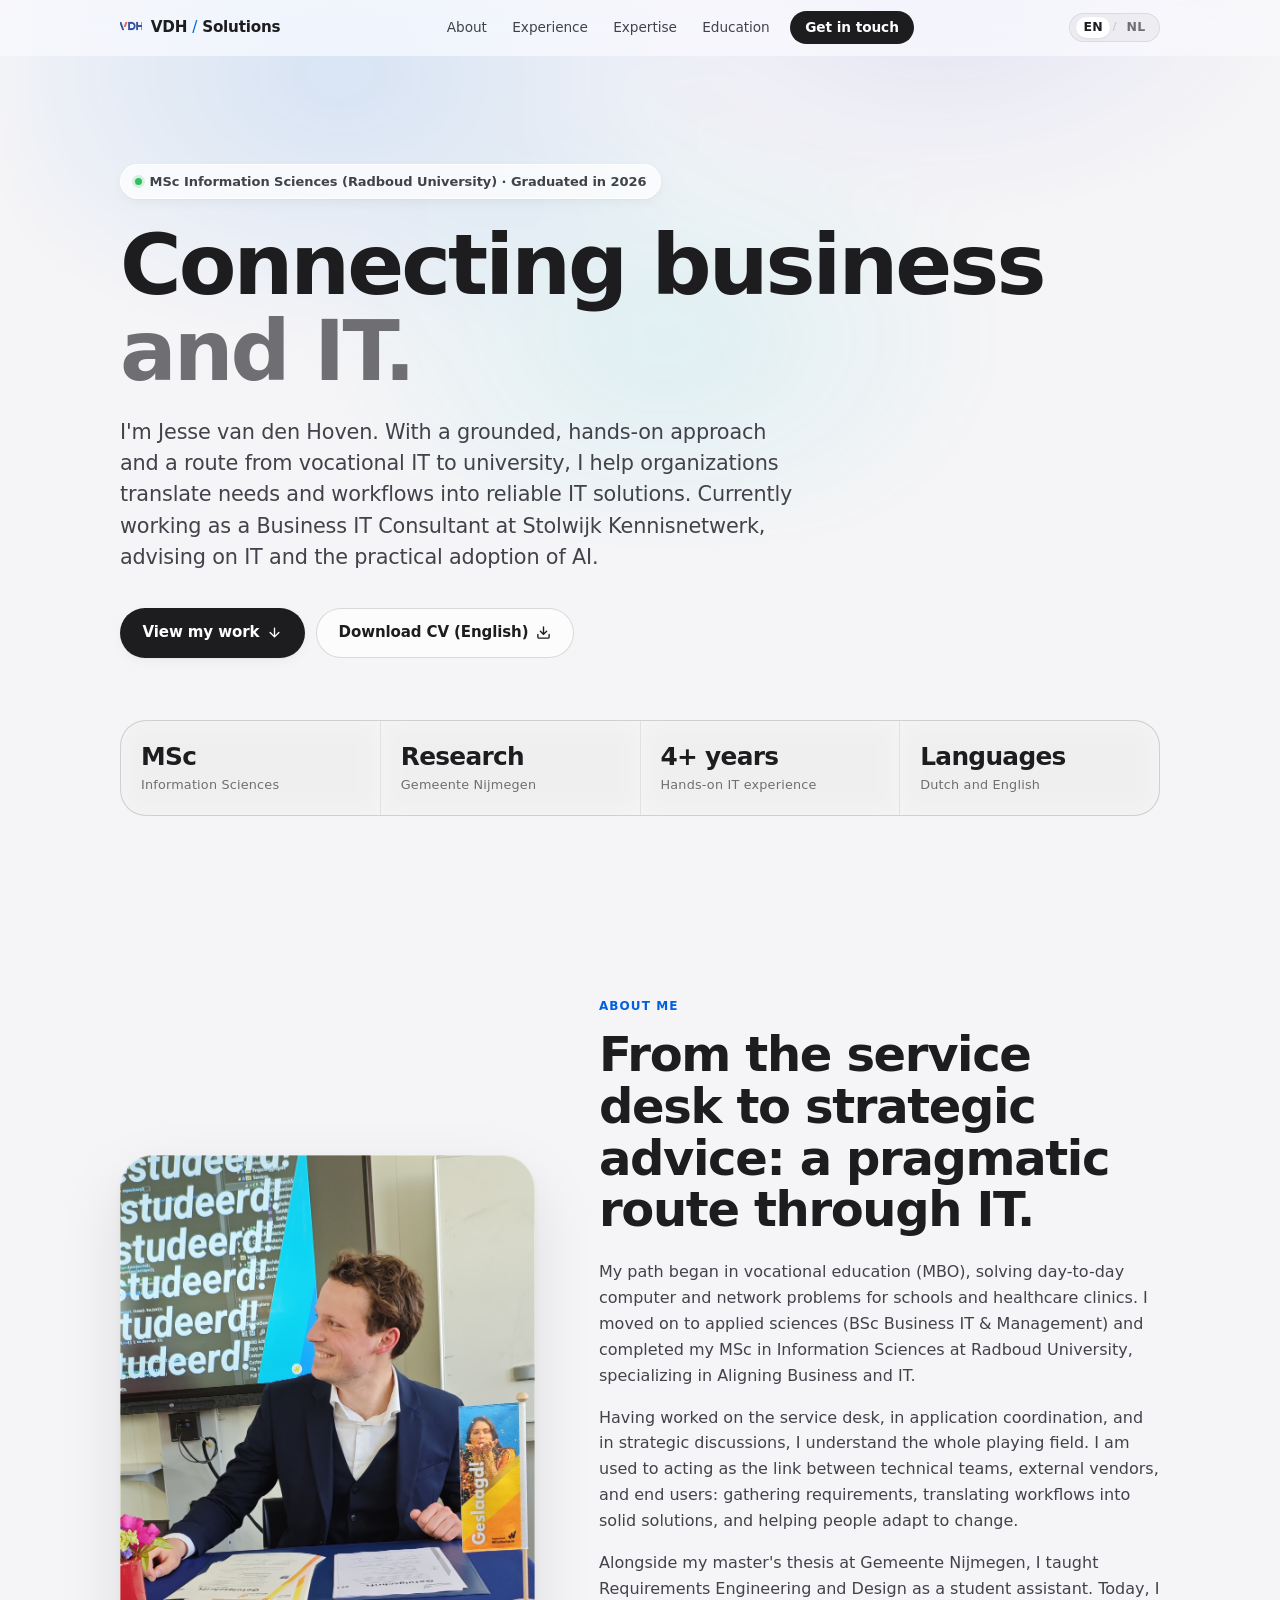
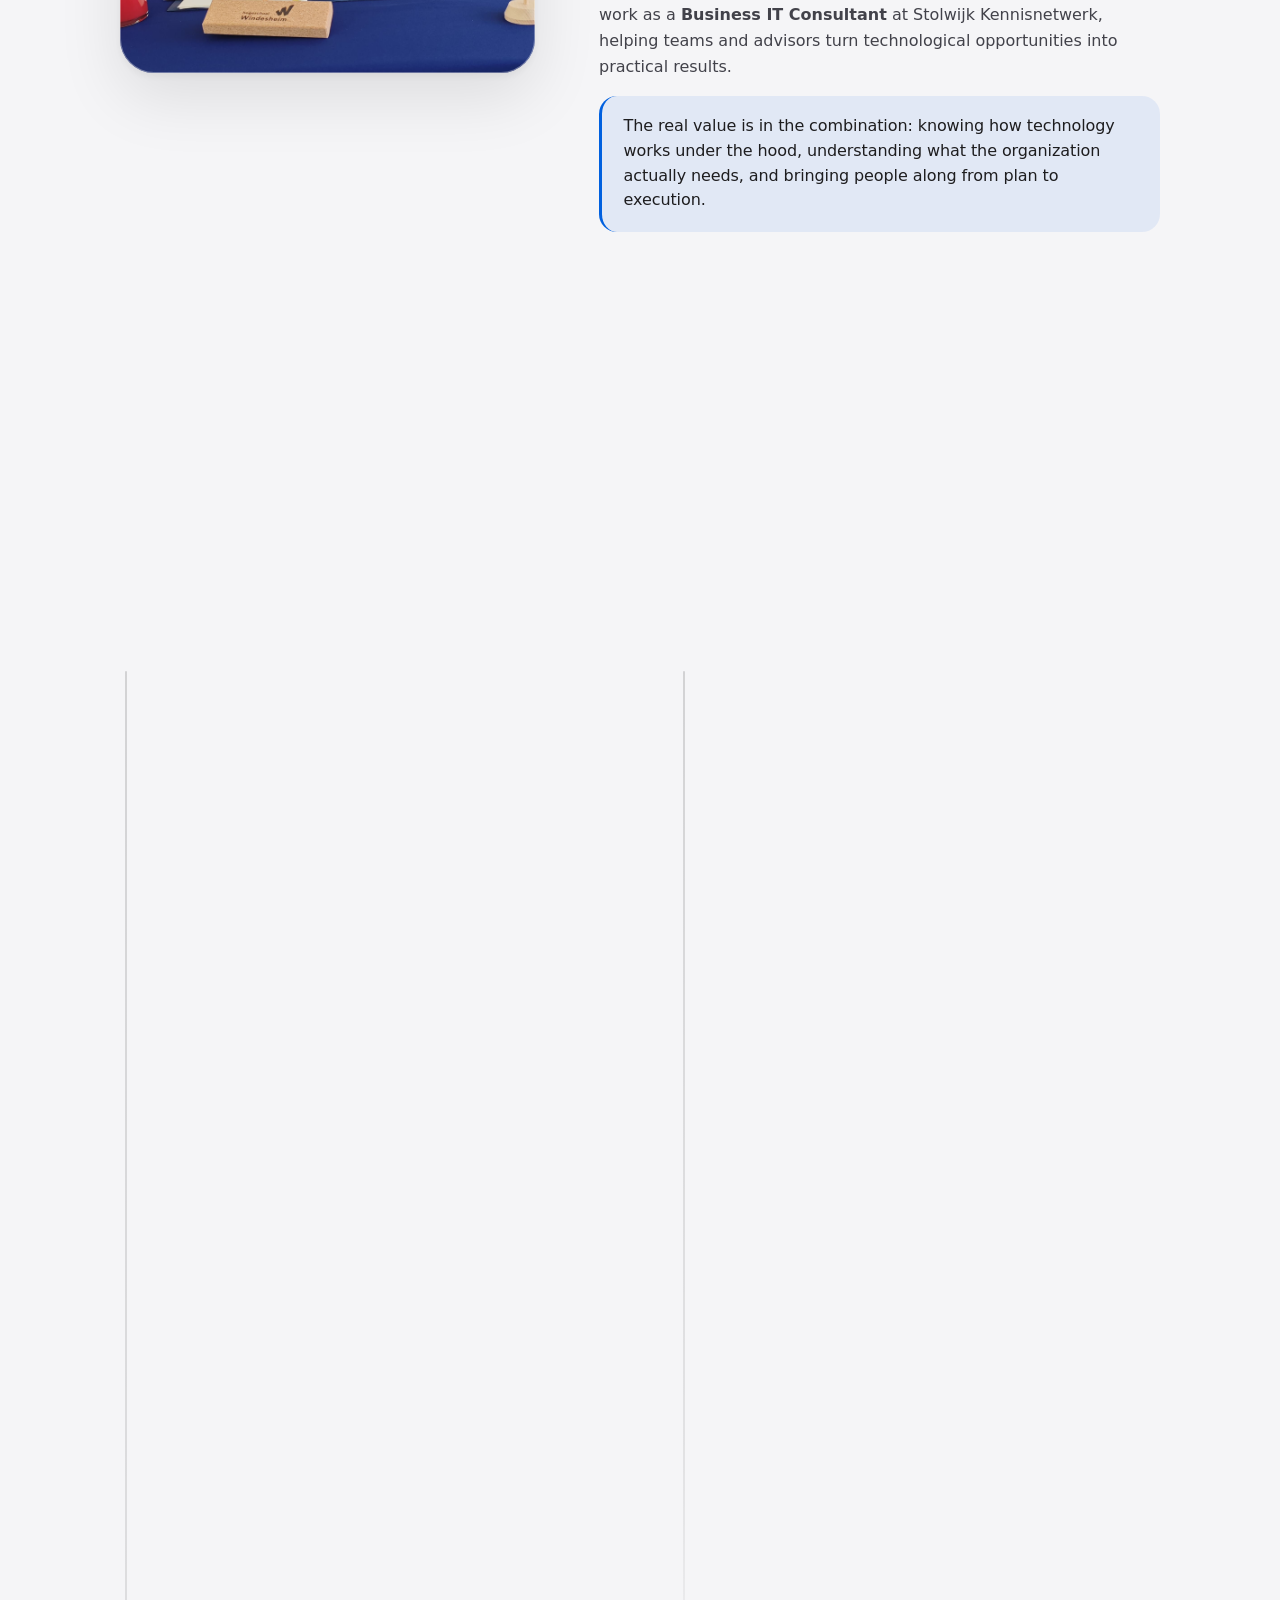
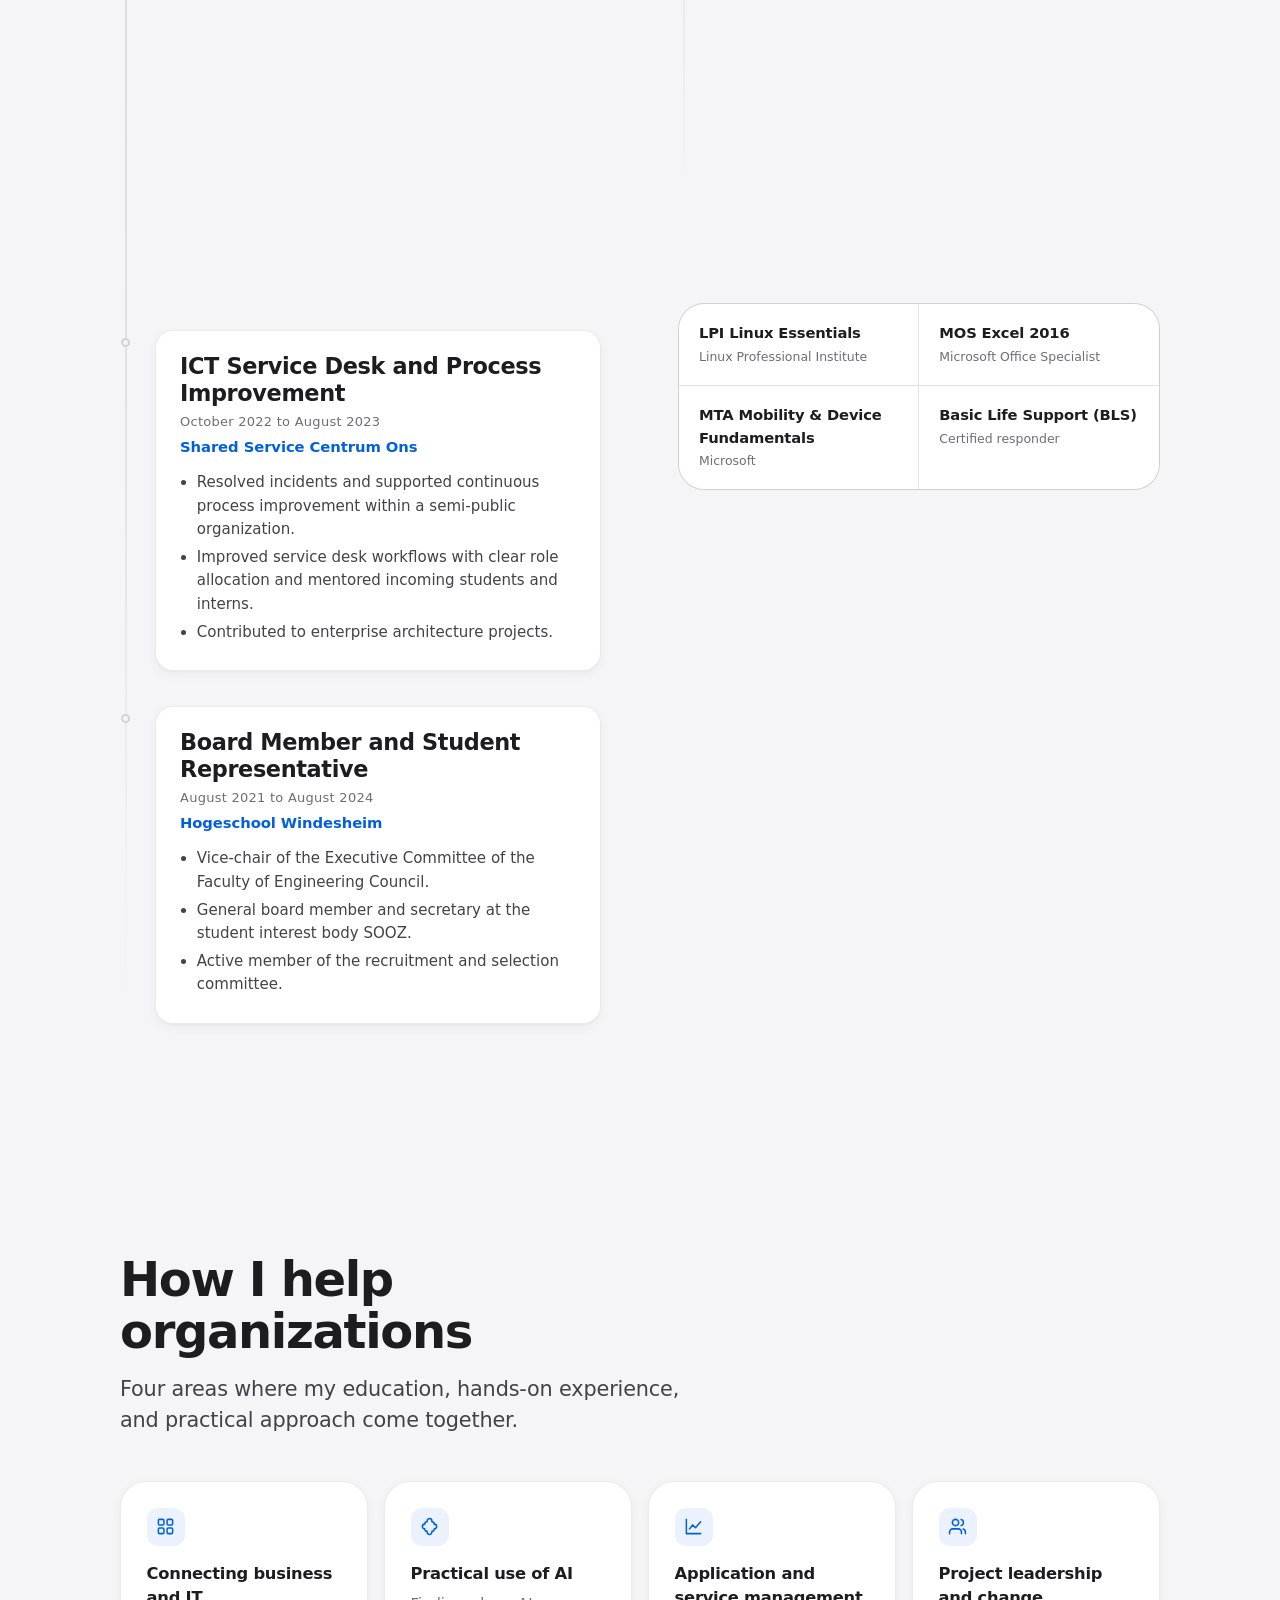
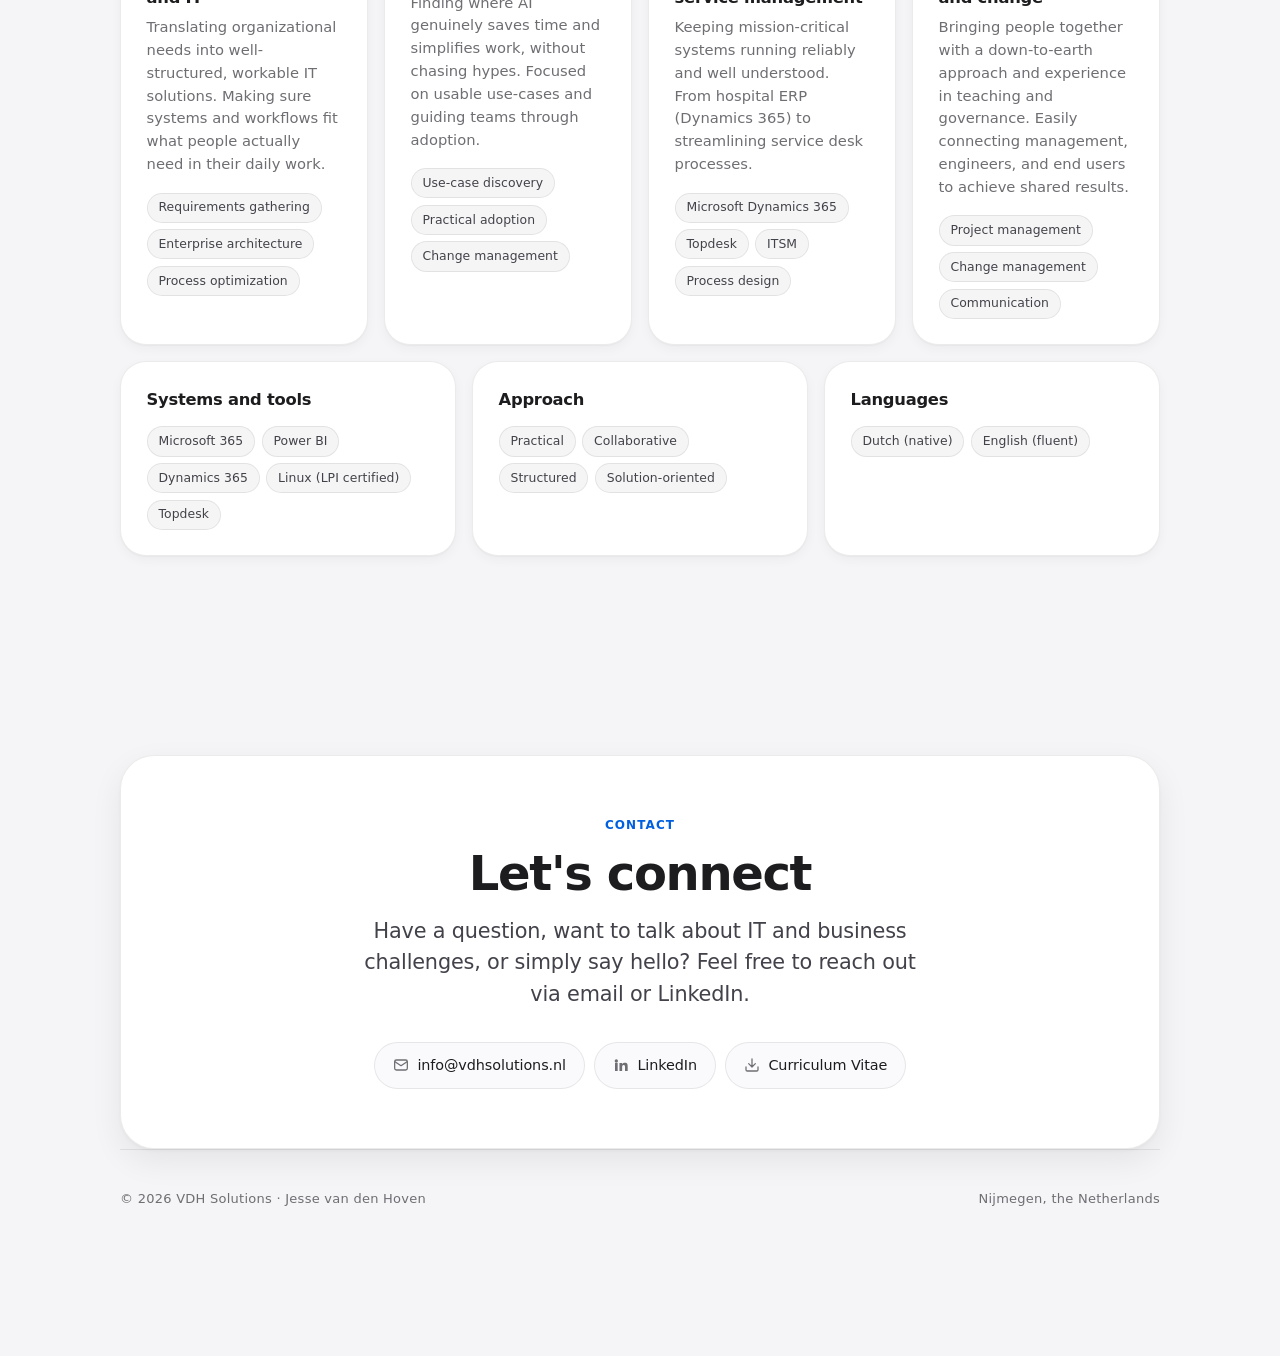
<file: index.html>
<!DOCTYPE html>
<html lang="en">
<head>
<meta charset="UTF-8">
<meta name="viewport" content="width=device-width, initial-scale=1, viewport-fit=cover">
<title>Jesse van den Hoven | Business IT Consultant | VDH Solutions</title>
<meta name="description" content="Jesse van den Hoven: Business IT Consultant and MSc Information Sciences (Radboud University). Connecting people, business, and technology. Based in Nijmegen, the Netherlands.">
<link rel="canonical" href="https://vdhsolutions.nl/">
<link rel="alternate" hreflang="en" href="https://vdhsolutions.nl/">
<link rel="alternate" hreflang="nl" href="https://vdhsolutions.nl/nl/">
<link rel="alternate" hreflang="x-default" href="https://vdhsolutions.nl/">
<meta name="robots" content="index, follow, max-image-preview:large, max-snippet:-1">
<meta name="author" content="Jesse van den Hoven">
<link rel="icon" href="/logo.png">

<meta property="og:type" content="profile">
<meta property="og:url" content="https://vdhsolutions.nl/">
<meta property="og:site_name" content="VDH Solutions">
<meta property="og:locale" content="en_GB">
<meta property="og:title" content="Jesse van den Hoven | Business IT Consultant">
<meta property="og:description" content="Connecting people, business, and technology. Based in Nijmegen, the Netherlands.">
<meta property="og:image" content="https://vdhsolutions.nl/foto.jpeg">
<meta name="twitter:card" content="summary_large_image">
<meta name="twitter:title" content="Jesse van den Hoven | Business IT Consultant">
<meta name="twitter:description" content="Connecting people, business, and technology.">
<meta name="twitter:image" content="https://vdhsolutions.nl/foto.jpeg">

<script>
(() => {
  const pref = localStorage.getItem('preferred_lang');
  if (pref === 'nl' || (!pref && navigator.language && navigator.language.toLowerCase().startsWith('nl'))) {
    if (window.location.pathname === '/' || window.location.pathname === '/index.html') {
      window.location.replace('/nl/' + window.location.hash);
    }
  }
})();
</script>

<script type="application/ld+json">
{
  "@context": "https://schema.org",
  "@type": "Person",
  "name": "Jesse van den Hoven",
  "url": "https://vdhsolutions.nl/",
  "image": "https://vdhsolutions.nl/foto.jpeg",
  "email": "mailto:info@vdhsolutions.nl",
  "jobTitle": "Business IT Consultant",
  "description": "Business IT Consultant and MSc Information Sciences (Aligning Business and IT). Specializing in connecting people, business, and technology, process optimization, and practical AI adoption.",
  "address": {
    "@type": "PostalAddress",
    "addressLocality": "Nijmegen",
    "addressCountry": "NL"
  },
  "alumniOf": [
    { "@type": "CollegeOrUniversity", "name": "Radboud University" },
    { "@type": "CollegeOrUniversity", "name": "Hogeschool Windesheim" },
    { "@type": "CollegeOrUniversity", "name": "Universidad de Zaragoza" }
  ],
  "knowsLanguage": ["nl", "en"],
  "knowsAbout": [
    "Business and IT alignment",
    "Enterprise architecture",
    "Requirements engineering",
    "Application management",
    "Microsoft Dynamics 365",
    "AI adoption"
  ],
  "sameAs": ["https://www.linkedin.com/in/hvdjesse"]
}
</script>
<style>
/* ============================================================
   Tokens
   ============================================================ */
:root{
  --canvas:#f5f5f7;
  --surface:#ffffff;
  --surface-2:#fafafc;
  --ink:#1d1d1f;
  --ink-2:#42424a;
  --ink-3:#6e6e73;
  --hairline:rgba(0,0,0,.08);
  --hairline-strong:rgba(0,0,0,.14);
  --accent:#0060df;
  --accent-soft:rgba(0,96,223,.08);
  --shadow-s:0 1px 2px rgba(0,0,0,.04), 0 4px 12px rgba(0,0,0,.04);
  --shadow-m:0 2px 4px rgba(0,0,0,.04), 0 12px 32px rgba(0,0,0,.07);
  --shadow-l:0 4px 8px rgba(0,0,0,.05), 0 24px 64px rgba(0,0,0,.10);
  --r-s:12px;  --r-m:18px;  --r-l:26px;  --r-xl:34px;
  --gut:clamp(1.25rem, 4vw, 2.5rem);
  --maxw:1120px;
  --nav-h:56px;
}

*,*::before,*::after{box-sizing:border-box}
html{-webkit-text-size-adjust:100%; scroll-behavior:smooth; scroll-padding-top:calc(var(--nav-h) + 1.5rem)}
body{
  margin:0;
  background:var(--canvas);
  color:var(--ink);
  font:100%/1.5 -apple-system, BlinkMacSystemFont, "SF Pro Text", "Segoe UI", system-ui, Roboto, Helvetica, Arial, sans-serif;
  font-optical-sizing:auto;
  -webkit-font-smoothing:antialiased;
  overflow-x:hidden;
}
img{max-width:100%; display:block}
a{color:inherit; text-decoration:none}
::selection{background:rgba(0,96,223,.16)}

.wrap{width:100%; max-width:var(--maxw); margin-inline:auto; padding-inline:var(--gut)}

/* ============================================================
   Type scale
   ============================================================ */
.display{
  font-size:clamp(2.75rem, 8.5vw, 5.25rem);
  line-height:1.02;
  letter-spacing:-0.035em;
  font-weight:680;
  margin:0;
}
.h2{
  font-size:clamp(1.85rem, 4.6vw, 3rem);
  line-height:1.08;
  letter-spacing:-0.028em;
  font-weight:660;
  margin:0;
}
.h3{
  font-size:clamp(1.15rem, 2.3vw, 1.4rem);
  line-height:1.22;
  letter-spacing:-0.016em;
  font-weight:640;
  margin:0;
}
.lede{
  font-size:clamp(1.06rem, 2vw, 1.3rem);
  line-height:1.5;
  letter-spacing:-0.008em;
  color:var(--ink-2);
  margin:0;
}
.body{font-size:1rem; line-height:1.62; letter-spacing:0; color:var(--ink-2); margin:0}
.meta{
  font-size:.8125rem; line-height:1.4; letter-spacing:.02em;
  color:var(--ink-3); font-weight:520;
}
.eyebrow{
  font-size:.75rem; letter-spacing:.09em; text-transform:uppercase;
  font-weight:640; color:var(--accent); margin:0 0 .9rem;
}

/* ============================================================
   Nav
   ============================================================ */
.nav{
  position:fixed; inset:0 0 auto 0; z-index:100;
  height:var(--nav-h);
  background:rgba(250,250,252,.72);
  backdrop-filter:saturate(180%) blur(20px);
  -webkit-backdrop-filter:saturate(180%) blur(20px);
  border-bottom:1px solid transparent;
  transition:background 260ms ease, border-color 260ms ease;
}
.nav[data-scrolled="true"]{
  background:rgba(250,250,252,.82);
  border-bottom-color:var(--hairline);
}
.nav-in{
  height:100%; display:flex; align-items:center; justify-content:space-between; gap:1rem;
}
.brand{
  display:flex; align-items:center; gap:.55rem;
  font-size:.95rem; font-weight:640; letter-spacing:-.015em;
}
.brand .slash{color:var(--accent); font-weight:500}
.brand img{width:22px; height:22px; border-radius:6px; object-fit:cover}

.nav-links{
  display:flex; align-items:center; gap:.15rem;
  list-style:none; margin:0; padding:0;
}
.nav-links a{
  position:relative; display:block;
  padding:.42rem .72rem; border-radius:999px;
  font-size:.855rem; font-weight:520; letter-spacing:-.005em;
  color:var(--ink-2);
  transition:color 160ms ease, background-color 160ms ease;
}
.nav-links a:hover{color:var(--ink); background:rgba(0,0,0,.045)}
.nav-links a[aria-current="true"]{color:var(--ink); background:rgba(0,0,0,.055)}
.nav-cta{
  margin-left:.4rem; padding:.42rem .95rem !important;
  background:var(--ink) !important; color:#fff !important;
  font-weight:560 !important;
}
.nav-cta:hover{background:#000 !important}

.nav-right{
  display:flex; align-items:center; gap:.65rem;
}

.lang-switch{
  display:inline-flex; align-items:center; gap:.15rem;
  padding:.2rem .4rem; border-radius:999px;
  background:rgba(0,0,0,.04); border:1px solid var(--hairline);
  font-size:.78rem; font-weight:600; letter-spacing:.02em;
}
.lang-btn{
  display:inline-block; padding:.16rem .45rem; border-radius:999px;
  color:var(--ink-3); transition:all 160ms ease; text-decoration:none;
  cursor:pointer; line-height:1.2;
}
.lang-btn:hover:not(.active){color:var(--ink); background:rgba(0,0,0,.04)}
.lang-btn.active{
  color:var(--ink); background:var(--surface);
  box-shadow:0 1px 2px rgba(0,0,0,.08); font-weight:680; cursor:default;
}
.lang-sep{color:var(--hairline-strong); font-size:.7rem; user-select:none}

.burger{
  display:none; width:36px; height:36px; border:0; padding:0;
  background:rgba(0,0,0,.05); border-radius:10px; cursor:pointer;
  align-items:center; justify-content:center;
}
.burger span{
  display:block; width:16px; height:1.5px; background:var(--ink); border-radius:2px;
  transition:transform 300ms cubic-bezier(.32,.72,0,1), opacity 180ms ease;
}
.burger span + span{margin-top:4px}
.burger[aria-expanded="true"] span:nth-child(1){transform:translateY(5.5px) rotate(45deg)}
.burger[aria-expanded="true"] span:nth-child(2){opacity:0}
.burger[aria-expanded="true"] span:nth-child(3){transform:translateY(-5.5px) rotate(-45deg)}

/* mobile sheet */
.sheet{
  position:fixed; z-index:99;
  top:var(--nav-h); left:0; right:0;
  background:rgba(250,250,252,.9);
  backdrop-filter:saturate(180%) blur(24px);
  -webkit-backdrop-filter:saturate(180%) blur(24px);
  border-bottom:1px solid var(--hairline);
  padding:.5rem var(--gut) 1.1rem;
  transform-origin:top center;
  transform:translateY(-8px) scale(.985);
  opacity:0; visibility:hidden;
  transition:transform 340ms cubic-bezier(.32,.72,0,1), opacity 220ms ease, visibility 0s linear 340ms;
}
.sheet[data-open="true"]{
  transform:none; opacity:1; visibility:visible;
  transition:transform 380ms cubic-bezier(.32,.72,0,1), opacity 200ms ease, visibility 0s;
}
.sheet a{
  display:block; padding:.75rem .2rem;
  font-size:1.05rem; font-weight:540; letter-spacing:-.012em;
  border-bottom:1px solid var(--hairline);
}
.sheet a:last-of-type{border-bottom:0}
.sheet-lang{
  display:flex; align-items:center; justify-content:space-between;
  padding:.9rem .2rem .3rem; border-top:1px solid var(--hairline); margin-top:.4rem;
}

/* ============================================================
   Buttons
   ============================================================ */
.btn{
  display:inline-flex; align-items:center; gap:.5rem;
  padding:.78rem 1.35rem; border-radius:999px;
  font-size:.94rem; font-weight:560; letter-spacing:-.008em;
  border:1px solid transparent; cursor:pointer;
  will-change:transform;
  transition:transform 110ms cubic-bezier(.32,.72,0,1), background-color 180ms ease, box-shadow 180ms ease, border-color 180ms ease;
}
.btn:active{transform:scale(.965)}
.btn-primary{background:var(--ink); color:#fff; box-shadow:var(--shadow-s)}
.btn-primary:hover{background:#000; box-shadow:var(--shadow-m)}
.btn-ghost{background:rgba(255,255,255,.7); color:var(--ink); border-color:var(--hairline-strong)}
.btn-ghost:hover{background:#fff; border-color:rgba(0,0,0,.22)}
.btn svg{width:15px; height:15px; flex:none}

/* ============================================================
   Hero
   ============================================================ */
.hero{
  position:relative;
  padding:calc(var(--nav-h) + clamp(4rem, 12vh, 8rem)) 0 clamp(3.5rem, 9vh, 6rem);
  overflow:hidden;
}
.hero::before{
  content:""; position:absolute; z-index:0;
  top:-28%; left:50%; width:min(1250px, 145vw); aspect-ratio:1/.62;
  transform:translateX(-50%);
  background:
    radial-gradient(48% 52% at 26% 42%, rgba(0,96,223,.14), transparent 68%),
    radial-gradient(44% 46% at 74% 30%, rgba(88,86,214,.13), transparent 66%),
    radial-gradient(40% 44% at 52% 76%, rgba(0,180,190,.10), transparent 70%);
  filter:blur(28px);
  opacity:.9;
  pointer-events:none;
}
.hero-in{position:relative; z-index:1}

.badge{
  display:inline-flex; align-items:center; gap:.5rem;
  padding:.42rem .85rem .42rem .55rem; margin:0 0 1.5rem;
  border-radius:999px;
  background:rgba(255,255,255,.72);
  backdrop-filter:blur(14px); -webkit-backdrop-filter:blur(14px);
  border:1px solid rgba(255,255,255,.85);
  box-shadow:var(--shadow-s);
  font-size:.8125rem; font-weight:560; letter-spacing:-.004em; color:var(--ink-2);
}
.badge .dot{
  width:7px; height:7px; border-radius:50%; background:#30c060; flex:none;
  margin-left:.3rem; box-shadow:0 0 0 3px rgba(48,192,96,.18);
}
.hero .display{max-width:16ch}
.hero .display .fade{color:var(--ink-3)}
.hero .lede{max-width:52ch; margin-top:1.4rem}
.hero-actions{display:flex; flex-wrap:wrap; gap:.7rem; margin-top:2.2rem}

.hero-facts{
  display:grid; grid-template-columns:repeat(4, minmax(0,1fr));
  gap:1px; margin-top:clamp(3rem, 7vh, 4.5rem);
  background:var(--hairline); border:1px solid var(--hairline);
  border-radius:var(--r-l); overflow:hidden;
}
.fact{background:rgba(255,255,255,.66); backdrop-filter:blur(12px); -webkit-backdrop-filter:blur(12px); padding:1.35rem 1.25rem}
.fact b{display:block; font-size:1.55rem; font-weight:660; letter-spacing:-.028em; line-height:1.1}
.fact span{display:block; margin-top:.3rem; font-size:.8rem; letter-spacing:.015em; color:var(--ink-3)}

/* ============================================================
   Sections
   ============================================================ */
section{padding:clamp(4rem, 11vh, 7rem) 0; position:relative}
.sec-head{max-width:56ch; margin-bottom:clamp(2.25rem, 5vh, 3.5rem)}
.sec-head .lede{margin-top:1rem}

/* About */
.about{display:grid; grid-template-columns:0.85fr 1.15fr; gap:clamp(2rem,5vw,4rem); align-items:center}
.portrait{
  position:relative; border-radius:var(--r-xl); overflow:hidden;
  box-shadow:var(--shadow-l); background:var(--surface-2);
  aspect-ratio:4/5;
}
.portrait img{width:100%; height:100%; object-fit:cover; object-position:center 22%}
.portrait::after{
  content:""; position:absolute; inset:0;
  box-shadow:inset 0 0 0 1px rgba(255,255,255,.35);
  border-radius:inherit; pointer-events:none;
}
.about p + p{margin-top:1rem}
.quote{
  margin:1.75rem 0 0; padding:1.15rem 1.35rem;
  background:var(--accent-soft); border-radius:var(--r-m);
  border-left:3px solid var(--accent);
  font-size:1rem; line-height:1.55; letter-spacing:-.006em; color:var(--ink);
}

/* Timeline */
.rail{position:relative; padding-left:clamp(1.4rem, 3.5vw, 2.2rem)}
.rail::before{
  content:""; position:absolute; left:5px; top:.55rem; bottom:.55rem; width:1.5px;
  background:linear-gradient(180deg, var(--hairline-strong), var(--hairline) 70%, transparent);
  border-radius:2px;
}
.entry{position:relative; padding-bottom:2.15rem}
.entry:last-child{padding-bottom:0}
.entry::before{
  content:""; position:absolute;
  left:calc(-1 * clamp(1.4rem, 3.5vw, 2.2rem) + 1.5px);
  top:.5rem; width:9px; height:9px; border-radius:50%;
  background:var(--canvas); border:2px solid var(--hairline-strong);
  transition:border-color 260ms ease, box-shadow 260ms ease;
}
.entry[data-now="true"]::before{
  border-color:var(--accent);
  box-shadow:0 0 0 4px rgba(0,96,223,.13);
}
.entry-card{
  background:var(--surface); border:1px solid var(--hairline);
  border-radius:var(--r-m); padding:1.35rem 1.5rem;
  box-shadow:var(--shadow-s);
  transition:transform 320ms cubic-bezier(.32,.72,0,1), box-shadow 320ms ease, border-color 320ms ease;
}
.entry-card:hover{transform:translateY(-2px); box-shadow:var(--shadow-m); border-color:var(--hairline-strong)}
.entry-top{display:flex; flex-wrap:wrap; align-items:baseline; justify-content:space-between; gap:.35rem .9rem}
.org{margin:.28rem 0 0; font-size:.925rem; font-weight:560; color:var(--accent); letter-spacing:-.006em}
.entry-card ul{margin:.85rem 0 0; padding-left:1.05rem; color:var(--ink-2)}
.entry-card li{margin:.3rem 0; font-size:.94rem; line-height:1.55}
.now-pill{
  display:inline-block; padding:.15rem .5rem; border-radius:999px;
  background:rgba(48,192,96,.13); color:#1a7a42;
  font-size:.7rem; font-weight:640; letter-spacing:.03em; text-transform:uppercase;
  vertical-align:middle; margin-left:.5rem;
}

/* Two-column layout */
.split{display:grid; grid-template-columns:1fr 1fr; gap:clamp(2.5rem, 6vw, 5rem)}
.split h3.h3{margin-bottom:1.5rem; letter-spacing:-.02em}

/* Skills */
.cards{display:grid; grid-template-columns:repeat(auto-fit, minmax(240px,1fr)); gap:1rem}
.card{
  background:var(--surface); border:1px solid var(--hairline);
  border-radius:var(--r-l); padding:1.6rem;
  box-shadow:var(--shadow-s);
  transition:transform 320ms cubic-bezier(.32,.72,0,1), box-shadow 320ms ease;
}
.card:hover{transform:translateY(-3px); box-shadow:var(--shadow-m)}
.card .ico{
  width:38px; height:38px; border-radius:11px; margin-bottom:1rem;
  display:grid; place-items:center; background:var(--accent-soft); color:var(--accent);
}
.card .ico svg{width:19px; height:19px}
.card h4{margin:0 0 .35rem; font-size:1.02rem; font-weight:620; letter-spacing:-.015em}
.card p{margin:0; font-size:.92rem; line-height:1.55; color:var(--ink-3)}
.chips{display:flex; flex-wrap:wrap; gap:.4rem; margin-top:1.05rem}
.chip{
  padding:.3rem .68rem; border-radius:999px;
  background:rgba(0,0,0,.04); border:1px solid var(--hairline);
  font-size:.775rem; font-weight:520; letter-spacing:.005em; color:var(--ink-2);
}

/* Certificates */
.certs{
  display:grid; grid-template-columns:repeat(auto-fit, minmax(210px,1fr));
  gap:1px; margin-top:1rem;
  background:var(--hairline); border:1px solid var(--hairline);
  border-radius:var(--r-l); overflow:hidden;
}
.cert{background:var(--surface); padding:1.15rem 1.25rem}
.cert b{display:block; font-size:.92rem; font-weight:600; letter-spacing:-.01em}
.cert span{display:block; margin-top:.22rem; font-size:.78rem; color:var(--ink-3)}

/* Contact */
.contact-panel{
  background:var(--surface);
  border:1px solid var(--hairline);
  border-radius:var(--r-xl);
  padding:clamp(2.25rem, 5vw, 3.75rem);
  box-shadow:var(--shadow-m);
  text-align:center;
  position:relative; overflow:hidden;
}
.contact-panel::before{
  content:""; position:absolute; inset:auto -20% -70% -20%; height:150%;
  background:radial-gradient(50% 50% at 50% 100%, rgba(0,96,223,.09), transparent 70%);
  pointer-events:none;
}
.contact-panel > *{position:relative}
.contact-panel .lede{margin:1rem auto 0; max-width:44ch}
.links{display:flex; flex-wrap:wrap; gap:.6rem; justify-content:center; margin-top:2rem}
.link-pill{
  display:inline-flex; align-items:center; gap:.55rem;
  padding:.72rem 1.1rem; border-radius:999px;
  background:var(--surface-2); border:1px solid var(--hairline);
  font-size:.9rem; font-weight:520; letter-spacing:-.006em;
  will-change:transform;
  transition:transform 110ms cubic-bezier(.32,.72,0,1), background-color 200ms ease, border-color 200ms ease;
}
.link-pill:hover{background:#fff; border-color:var(--hairline-strong)}
.link-pill:active{transform:scale(.965)}
.link-pill svg{width:16px; height:16px; color:var(--ink-3)}

footer{
  padding:2.5rem 0 3rem; border-top:1px solid var(--hairline);
  display:flex; flex-wrap:wrap; gap:.75rem; justify-content:space-between; align-items:center;
}

/* ============================================================
   Scroll reveal
   ============================================================ */
.reveal{
  opacity:0; transform:translateY(18px);
  transition:opacity 620ms cubic-bezier(.22,.61,.36,1), transform 720ms cubic-bezier(.22,.61,.36,1);
  will-change:opacity, transform;
}
.reveal.in{opacity:1; transform:none}

/* ============================================================
   Responsive
   ============================================================ */
@media (max-width:900px){
  .about{grid-template-columns:1fr; gap:2rem}
  .portrait{max-width:340px; aspect-ratio:1/1}
  .split{grid-template-columns:1fr; gap:3rem}
  .hero-facts{grid-template-columns:repeat(2,1fr)}
}
@media (max-width:760px){
  .nav-links{display:none}
  .burger{display:inline-flex}
  .hero .display{max-width:none}
}
@media (max-width:420px){
  .hero-actions .btn{flex:1 1 100%; justify-content:center}
}

/* ============================================================
   Accessibility preferences
   ============================================================ */
@media (prefers-reduced-motion:reduce){
  html{scroll-behavior:auto}
  *,*::before,*::after{
    animation-duration:.01ms !important; animation-iteration-count:1 !important;
    transition-duration:.14s !important;
  }
  .reveal{transform:none; transition:opacity 200ms ease}
  .sheet{transform:none; transition:opacity 180ms ease, visibility 0s}
  .btn:active,.link-pill:active{transform:none}
  .entry-card:hover,.card:hover,.link-pill:hover{transform:none}
}
@media (prefers-reduced-transparency:reduce){
  .nav,.nav[data-scrolled="true"],.sheet{background:#fafafc; backdrop-filter:none; -webkit-backdrop-filter:none}
  .badge,.fact,.btn-ghost{background:#fff; backdrop-filter:none; -webkit-backdrop-filter:none}
  .hero::before{opacity:.45}
}
@media (prefers-contrast:more){
  :root{--ink-2:#2b2b30; --ink-3:#4a4a50; --hairline:rgba(0,0,0,.24); --hairline-strong:rgba(0,0,0,.42)}
  .nav{background:#fff; backdrop-filter:none}
  .hero::before{display:none}
}
:focus-visible{outline:2px solid var(--accent); outline-offset:3px; border-radius:6px}

@media print{
  .nav,.sheet,.hero::before,.hero-actions{display:none}
  body{background:#fff}
  .reveal{opacity:1; transform:none}
}
</style>
</head>
<body>

<!-- ============================ NAV ============================ -->
<nav class="nav" id="nav">
  <div class="wrap nav-in">
    <a class="brand" href="#top" aria-label="VDH Solutions, home">
      <img src="/logo.png" alt="">
      <span>VDH <span class="slash">/</span> Solutions</span>
    </a>

    <ul class="nav-links">
      <li><a href="#about">About</a></li>
      <li><a href="#experience">Experience</a></li>
      <li><a href="#expertise">Expertise</a></li>
      <li><a href="#credentials">Education</a></li>
      <li><a href="#contact" class="nav-cta">Get in touch</a></li>
    </ul>

    <div class="nav-right">
      <div class="lang-switch" role="group" aria-label="Language selection">
        <span class="lang-btn active" aria-current="true" title="English version">EN</span>
        <span class="lang-sep">/</span>
        <a href="/nl/" class="lang-btn" data-lang="nl" hreflang="nl" title="Nederlandse versie">NL</a>
      </div>

      <button class="burger" id="burger" aria-expanded="false" aria-controls="sheet" aria-label="Open menu">
        <span></span><span></span><span></span>
      </button>
    </div>
  </div>
</nav>

<div class="sheet" id="sheet" data-open="false">
  <a href="#about">About</a>
  <a href="#experience">Experience</a>
  <a href="#expertise">Expertise</a>
  <a href="#credentials">Education</a>
  <a href="#contact">Get in touch</a>
  <div class="sheet-lang">
    <span class="meta">Language:</span>
    <div class="lang-switch">
      <span class="lang-btn active">EN</span>
      <span class="lang-sep">/</span>
      <a href="/nl/" class="lang-btn" data-lang="nl">NL</a>
    </div>
  </div>
</div>

<!-- ============================ HERO ============================ -->
<header class="hero" id="top">
  <div class="wrap hero-in">
    <p class="badge reveal">
      <span class="dot"></span>
      MSc Information Sciences (Radboud University) · Graduated in 2026
    </p>

    <h1 class="display reveal">
      Connecting business<br><span class="fade">and IT.</span>
    </h1>

    <p class="lede reveal">
      I'm Jesse van den Hoven. With a grounded, hands-on approach and a route from vocational IT
      to university, I help organizations translate needs and workflows into reliable IT solutions.
      Currently working as a Business IT Consultant at Stolwijk Kennisnetwerk, advising on IT
      and the practical adoption of AI.
    </p>

    <div class="hero-actions reveal">
      <a href="#experience" class="btn btn-primary">
        View my work
        <svg viewBox="0 0 24 24" fill="none" stroke="currentColor" stroke-width="2.2" stroke-linecap="round" stroke-linejoin="round"><path d="M12 5v14M19 12l-7 7-7-7"/></svg>
      </a>
      <a href="/ENG_Curriculum Vitae_Jesse van den Hoven.pdf" download class="btn btn-ghost">
        Download CV (English)
        <svg viewBox="0 0 24 24" fill="none" stroke="currentColor" stroke-width="2.2" stroke-linecap="round" stroke-linejoin="round"><path d="M21 15v4a2 2 0 0 1-2 2H5a2 2 0 0 1-2-2v-4M7 10l5 5 5-5M12 15V3"/></svg>
      </a>
    </div>

    <div class="hero-facts reveal">
      <div class="fact"><b>MSc</b><span>Information Sciences</span></div>
      <div class="fact"><b>Research</b><span>Gemeente Nijmegen</span></div>
      <div class="fact"><b>4+ years</b><span>Hands-on IT experience</span></div>
      <div class="fact"><b>Languages</b><span>Dutch and English</span></div>
    </div>
  </div>
</header>

<!-- ============================ ABOUT ============================ -->
<section id="about">
  <div class="wrap about">
    <div class="portrait reveal">
      <img src="/foto.jpeg" alt="Portrait of Jesse van den Hoven">
    </div>

    <div>
      <p class="eyebrow reveal">About me</p>
      <h2 class="h2 reveal">From the service desk to strategic advice: a pragmatic route through IT.</h2>

      <div class="reveal" style="margin-top:1.4rem">
        <p class="body">
          My path began in vocational education (MBO), solving day-to-day computer and network
          problems for schools and healthcare clinics. I moved on to applied sciences (BSc Business
          IT &amp; Management) and completed my MSc in Information Sciences at Radboud University,
          specializing in Aligning Business and IT.
        </p>
        <p class="body" style="margin-top:1rem">
          Having worked on the service desk, in application coordination, and in strategic
          discussions, I understand the whole playing field. I am used to acting as the link
          between technical teams, external vendors, and end users: gathering requirements,
          translating workflows into solid solutions, and helping people adapt to change.
        </p>
        <p class="body" style="margin-top:1rem">
          Alongside my master's thesis at Gemeente Nijmegen, I taught Requirements Engineering
          and Design as a student assistant. Today, I work as a <strong>Business IT Consultant</strong>
          at Stolwijk Kennisnetwerk, helping teams and advisors turn technological opportunities
          into practical results.
        </p>
        <p class="quote">
          The real value is in the combination: knowing how technology works under the hood,
          understanding what the organization actually needs, and bringing people along from plan to execution.
        </p>
      </div>
    </div>
  </div>
</section>

<!-- ============================ EXPERIENCE + EDUCATION ============================ -->
<section id="experience">
  <div class="wrap">
    <div class="sec-head">
      <p class="eyebrow reveal">Experience</p>
      <h2 class="h2 reveal">Where I've worked and what I studied</h2>
    </div>

    <div class="split">
      <!-- Experience -->
      <div>
        <h3 class="h3 reveal">Experience</h3>
        <div class="rail">

          <article class="entry reveal" data-now="true">
            <div class="entry-card">
              <div class="entry-top">
                <h4 class="h3">Business IT Consultant<span class="now-pill">Now</span></h4>
                <span class="meta">September 2026 to present</span>
              </div>
              <p class="org">Stolwijk Kennisnetwerk (TLA Advies)</p>
              <ul>
                <li>Leading and delivering AI and SME consulting projects.</li>
                <li>Responsible for ISO compliance and certification standards.</li>
                <li>Advising on IT architecture, process improvement, and business change.</li>
              </ul>
            </div>
          </article>

          <article class="entry reveal">
            <div class="entry-card">
              <div class="entry-top">
                <h4 class="h3">AI Working Student</h4>
                <span class="meta">February 2026 to August 2026</span>
              </div>
              <p class="org">Stolwijk Kennisnetwerk (TLA Advies)</p>
              <ul>
                <li>Driving internal AI development and adoption across the organization.</li>
                <li>Translating AI capabilities into practical use cases and tools for advisors.</li>
              </ul>
            </div>
          </article>

          <article class="entry reveal">
            <div class="entry-card">
              <div class="entry-top">
                <h4 class="h3">Teaching Assistant</h4>
                <span class="meta">January 2026 to June 2026</span>
              </div>
              <p class="org">Radboud University</p>
              <ul>
                <li>Guided students in the Requirements Engineering and Design (RED) course.</li>
                <li>Helped students gather user requirements and translate them into clear specifications and design methodologies.</li>
              </ul>
            </div>
          </article>

          <article class="entry reveal">
            <div class="entry-card">
              <div class="entry-top">
                <h4 class="h3">Application Coordinator</h4>
                <span class="meta">March 2025 to July 2025</span>
              </div>
              <p class="org">Canisius Wilhelmina Ziekenhuis (CWZ)</p>
              <ul>
                <li>Responsible for the ZorgERP system (Microsoft Dynamics 365) within the hospital.</li>
                <li>Acted as the link between the technical infrastructure, external vendors, and clinical departments.</li>
                <li>Gathered requirements, monitored project schedules, and aligned vendor delivery with daily healthcare operations.</li>
              </ul>
            </div>
          </article>

          <article class="entry reveal">
            <div class="entry-card">
              <div class="entry-top">
                <h4 class="h3">ICT Service Desk and Process Improvement</h4>
                <span class="meta">October 2022 to August 2023</span>
              </div>
              <p class="org">Shared Service Centrum Ons</p>
              <ul>
                <li>Resolved incidents and supported continuous process improvement within a semi-public organization.</li>
                <li>Improved service desk workflows with clear role allocation and mentored incoming students and interns.</li>
                <li>Contributed to enterprise architecture projects.</li>
              </ul>
            </div>
          </article>

          <article class="entry reveal">
            <div class="entry-card">
              <div class="entry-top">
                <h4 class="h3">Board Member and Student Representative</h4>
                <span class="meta">August 2021 to August 2024</span>
              </div>
              <p class="org">Hogeschool Windesheim</p>
              <ul>
                <li>Vice-chair of the Executive Committee of the Faculty of Engineering Council.</li>
                <li>General board member and secretary at the student interest body SOOZ.</li>
                <li>Active member of the recruitment and selection committee.</li>
              </ul>
            </div>
          </article>

        </div>
      </div>

      <!-- Education -->
      <div id="credentials">
        <h3 class="h3 reveal">Education</h3>
        <div class="rail">

          <article class="entry reveal" data-now="true">
            <div class="entry-card">
              <div class="entry-top">
                <h4 class="h3">MSc Information Sciences</h4>
                <span class="meta">September 2025 to 2026</span>
              </div>
              <p class="org">Radboud University</p>
              <ul>
                <li>Specialization: Aligning Business and IT.</li>
                <li>Master's thesis at Gemeente Nijmegen on i-project portfolio management systems and capacity visualization.</li>
              </ul>
            </div>
          </article>

          <article class="entry reveal">
            <div class="entry-card">
              <div class="entry-top">
                <h4 class="h3">Pre-master Information Sciences</h4>
                <span class="meta">September 2024 to January 2025</span>
              </div>
              <p class="org">Radboud University</p>
            </div>
          </article>

          <article class="entry reveal">
            <div class="entry-card">
              <div class="entry-top">
                <h4 class="h3">Business Administration and Management</h4>
                <span class="meta">September 2023 to January 2024</span>
              </div>
              <p class="org">Universidad de Zaragoza (Spain)</p>
              <ul><li>International exchange semester focused on business administration and international management.</li></ul>
            </div>
          </article>

          <article class="entry reveal">
            <div class="entry-card">
              <div class="entry-top">
                <h4 class="h3">BSc Business IT &amp; Management</h4>
                <span class="meta">September 2020 to January 2025</span>
              </div>
              <p class="org">Hogeschool Windesheim</p>
              <ul><li>Student coach alongside the degree programme.</li></ul>
            </div>
          </article>

          <article class="entry reveal">
            <div class="entry-card">
              <div class="entry-top">
                <h4 class="h3">MBO Diploma, ICT Administrator (Level 4)</h4>
                <span class="meta">2017 to 2020</span>
              </div>
              <p class="org">ROC Midden Nederland</p>
              <ul><li>Practical placements across government, healthcare, and SMEs.</li></ul>
            </div>
          </article>

        </div>

        <h3 class="h3 reveal" style="margin-top:2.75rem">Certifications</h3>
        <div class="certs reveal">
          <div class="cert"><b>LPI Linux Essentials</b><span>Linux Professional Institute</span></div>
          <div class="cert"><b>MOS Excel 2016</b><span>Microsoft Office Specialist</span></div>
          <div class="cert"><b>MTA Mobility &amp; Device Fundamentals</b><span>Microsoft</span></div>
          <div class="cert"><b>Basic Life Support (BLS)</b><span>Certified responder</span></div>
        </div>
      </div>
    </div>
  </div>
</section>

<!-- ============================ EXPERTISE ============================ -->
<section id="expertise">
  <div class="wrap">
    <div class="sec-head">
      <p class="eyebrow reveal">Expertise</p>
      <h2 class="h2 reveal">How I help organizations</h2>
      <p class="lede reveal">
        Four areas where my education, hands-on experience, and practical approach come together.
      </p>
    </div>

    <div class="cards">

      <div class="card reveal">
        <div class="ico">
          <svg viewBox="0 0 24 24" fill="none" stroke="currentColor" stroke-width="1.9" stroke-linecap="round" stroke-linejoin="round"><rect x="3" y="3" width="7" height="7" rx="1.5"/><rect x="14" y="3" width="7" height="7" rx="1.5"/><rect x="3" y="14" width="7" height="7" rx="1.5"/><rect x="14" y="14" width="7" height="7" rx="1.5"/></svg>
        </div>
        <h4>Connecting business and IT</h4>
        <p>Translating organizational needs into well-structured, workable IT solutions. Making sure systems and workflows fit what people actually need in their daily work.</p>
        <div class="chips"><span class="chip">Requirements gathering</span><span class="chip">Enterprise architecture</span><span class="chip">Process optimization</span></div>
      </div>

      <div class="card reveal">
        <div class="ico">
          <svg viewBox="0 0 24 24" fill="none" stroke="currentColor" stroke-width="1.9" stroke-linecap="round" stroke-linejoin="round"><path d="M12 2a3 3 0 0 1 3 3v1a3 3 0 0 1 3 3 3 3 0 0 1 0 6 3 3 0 0 1-3 3v1a3 3 0 0 1-6 0v-1a3 3 0 0 1-3-3 3 3 0 0 1 0-6 3 3 0 0 1 3-3V5a3 3 0 0 1 3-3Z"/></svg>
        </div>
        <h4>Practical use of AI</h4>
        <p>Finding where AI genuinely saves time and simplifies work, without chasing hypes. Focused on usable use-cases and guiding teams through adoption.</p>
        <div class="chips"><span class="chip">Use-case discovery</span><span class="chip">Practical adoption</span><span class="chip">Change management</span></div>
      </div>

      <div class="card reveal">
        <div class="ico">
          <svg viewBox="0 0 24 24" fill="none" stroke="currentColor" stroke-width="1.9" stroke-linecap="round" stroke-linejoin="round"><path d="M3 3v18h18"/><path d="M7 15l4-5 3.5 3.5L21 6"/></svg>
        </div>
        <h4>Application and service management</h4>
        <p>Keeping mission-critical systems running reliably and well understood. From hospital ERP (Dynamics 365) to streamlining service desk processes.</p>
        <div class="chips"><span class="chip">Microsoft Dynamics 365</span><span class="chip">Topdesk</span><span class="chip">ITSM</span><span class="chip">Process design</span></div>
      </div>

      <div class="card reveal">
        <div class="ico">
          <svg viewBox="0 0 24 24" fill="none" stroke="currentColor" stroke-width="1.9" stroke-linecap="round" stroke-linejoin="round"><path d="M17 21v-2a4 4 0 0 0-4-4H6a4 4 0 0 0-4 4v2"/><circle cx="9.5" cy="7" r="4"/><path d="M22 21v-2a4 4 0 0 0-3-3.87M16.5 3.13a4 4 0 0 1 0 7.75"/></svg>
        </div>
        <h4>Project leadership and change</h4>
        <p>Bringing people together with a down-to-earth approach and experience in teaching and governance. Easily connecting management, engineers, and end users to achieve shared results.</p>
        <div class="chips"><span class="chip">Project management</span><span class="chip">Change management</span><span class="chip">Communication</span></div>
      </div>

    </div>

    <div class="cards reveal" style="margin-top:1rem">
      <div class="card">
        <h4 style="margin-bottom:.9rem">Systems and tools</h4>
        <div class="chips" style="margin-top:0">
          <span class="chip">Microsoft 365</span>
          <span class="chip">Power BI</span>
          <span class="chip">Dynamics 365</span>
          <span class="chip">Linux (LPI certified)</span>
          <span class="chip">Topdesk</span>
        </div>
      </div>
      <div class="card">
        <h4 style="margin-bottom:.9rem">Approach</h4>
        <div class="chips" style="margin-top:0">
          <span class="chip">Practical</span>
          <span class="chip">Collaborative</span>
          <span class="chip">Structured</span>
          <span class="chip">Solution-oriented</span>
        </div>
      </div>
      <div class="card">
        <h4 style="margin-bottom:.9rem">Languages</h4>
        <div class="chips" style="margin-top:0">
          <span class="chip">Dutch (native)</span>
          <span class="chip">English (fluent)</span>
        </div>
      </div>
    </div>
  </div>
</section>

<!-- ============================ CONTACT ============================ -->
<section id="contact">
  <div class="wrap">
    <div class="contact-panel reveal">
      <p class="eyebrow">Contact</p>
      <h2 class="h2">Let's connect</h2>
      <p class="lede">
        Have a question, want to talk about IT and business challenges, or simply say hello? Feel free to reach out via email or LinkedIn.
      </p>

      <div class="links">
        <a class="link-pill" href="mailto:info@vdhsolutions.nl">
          <svg viewBox="0 0 24 24" fill="none" stroke="currentColor" stroke-width="1.9" stroke-linecap="round" stroke-linejoin="round"><rect x="2.5" y="4.5" width="19" height="15" rx="2.5"/><path d="m3 7 9 6 9-6"/></svg>
          info@vdhsolutions.nl
        </a>
        <a class="link-pill" href="https://www.linkedin.com/in/hvdjesse" target="_blank" rel="noopener">
          <svg viewBox="0 0 24 24" fill="currentColor"><path d="M4.98 3.5a2.5 2.5 0 1 1 0 5 2.5 2.5 0 0 1 0-5ZM3 9h4v12H3V9Zm7 0h3.8v1.7h.05A4.2 4.2 0 0 1 17.6 8.7c4 0 4.4 2.4 4.4 5.6V21h-4v-5.8c0-1.4 0-3.2-2-3.2s-2.3 1.5-2.3 3.1V21h-4V9Z"/></svg>
          LinkedIn
        </a>
        <a class="link-pill" href="/ENG_Curriculum Vitae_Jesse van den Hoven.pdf" download>
          <svg viewBox="0 0 24 24" fill="none" stroke="currentColor" stroke-width="1.9" stroke-linecap="round" stroke-linejoin="round"><path d="M21 15v4a2 2 0 0 1-2 2H5a2 2 0 0 1-2-2v-4M7 10l5 5 5-5M12 15V3"/></svg>
          Curriculum Vitae
        </a>
      </div>
    </div>

    <footer class="wrap" style="padding-inline:0">
      <span class="meta">© 2026 VDH Solutions · Jesse van den Hoven</span>
      <span class="meta">Nijmegen, the Netherlands</span>
    </footer>
  </div>
</section>

<script>
(() => {
  const reduced = matchMedia('(prefers-reduced-motion: reduce)').matches;

  /* ---------- Nav material reacts to scroll ---------- */
  const nav = document.getElementById('nav');
  let ticking = false;
  const onScroll = () => {
    if (ticking) return;
    ticking = true;
    requestAnimationFrame(() => {
      nav.dataset.scrolled = String(window.scrollY > 8);
      ticking = false;
    });
  };
  addEventListener('scroll', onScroll, { passive: true });
  onScroll();

  /* ---------- Mobile sheet: same path in and out ---------- */
  const burger = document.getElementById('burger');
  const sheet  = document.getElementById('sheet');
  const setOpen = (open) => {
    sheet.dataset.open = String(open);
    burger.setAttribute('aria-expanded', String(open));
    burger.setAttribute('aria-label', open ? 'Close menu' : 'Open menu');
  };
  burger.addEventListener('click', () => setOpen(sheet.dataset.open !== 'true'));
  sheet.querySelectorAll('a').forEach(a => a.addEventListener('click', () => setOpen(false)));
  addEventListener('keydown', e => { if (e.key === 'Escape') setOpen(false); });
  addEventListener('click', e => {
    if (sheet.dataset.open === 'true' && !sheet.contains(e.target) && !burger.contains(e.target)) setOpen(false);
  });

  /* ---------- Language switcher: remember preference and retain hash ---------- */
  document.querySelectorAll('.lang-btn[data-lang]').forEach(btn => {
    btn.addEventListener('click', (e) => {
      const targetLang = btn.dataset.lang;
      localStorage.setItem('preferred_lang', targetLang);
      const hash = window.location.hash;
      const href = btn.getAttribute('href');
      if (hash && href) {
        e.preventDefault();
        window.location.href = href + hash;
      }
    });
  });

  /* ---------- Reveal on scroll, staggered by position in group ---------- */
  const items = [...document.querySelectorAll('.reveal')];
  if (!('IntersectionObserver' in window)) {
    items.forEach(el => el.classList.add('in'));
  } else {
    const io = new IntersectionObserver((entries) => {
      entries.forEach(entry => {
        if (!entry.isIntersecting) return;
        const el = entry.target;
        const group = el.parentElement ? [...el.parentElement.children].filter(c => c.classList.contains('reveal')) : [el];
        const i = Math.min(group.indexOf(el), 6);
        el.style.transitionDelay = reduced ? '0ms' : `${i * 65}ms`;
        el.classList.add('in');
        io.unobserve(el);
      });
    }, { rootMargin: '0px 0px -8% 0px', threshold: 0.06 });
    items.forEach(el => io.observe(el));
  }

  /* ---------- Instant press feedback (pointer-down, not release) ---------- */
  document.querySelectorAll('.btn, .link-pill, .entry-card, .card').forEach(el => {
    el.addEventListener('pointerdown', () => el.style.willChange = 'transform');
    el.addEventListener('pointerup',   () => el.style.willChange = '');
    el.addEventListener('pointercancel', () => el.style.willChange = '');
  });

  /* ---------- Current section in the nav ---------- */
  const links = [...document.querySelectorAll('.nav-links a[href^="#"]')];
  const targets = links
    .map(a => ({ a, sec: document.querySelector(a.getAttribute('href')) }))
    .filter(t => t.sec);
  if ('IntersectionObserver' in window && targets.length) {
    const spy = new IntersectionObserver((entries) => {
      entries.forEach(e => {
        const t = targets.find(t => t.sec === e.target);
        if (t) t.a.setAttribute('aria-current', String(e.isIntersecting && e.intersectionRatio > 0.25));
      });
    }, { rootMargin: '-45% 0px -45% 0px', threshold: [0, 0.26, 1] });
    targets.forEach(t => spy.observe(t.sec));
  }
})();
</script>
</body>
</html>
</file>
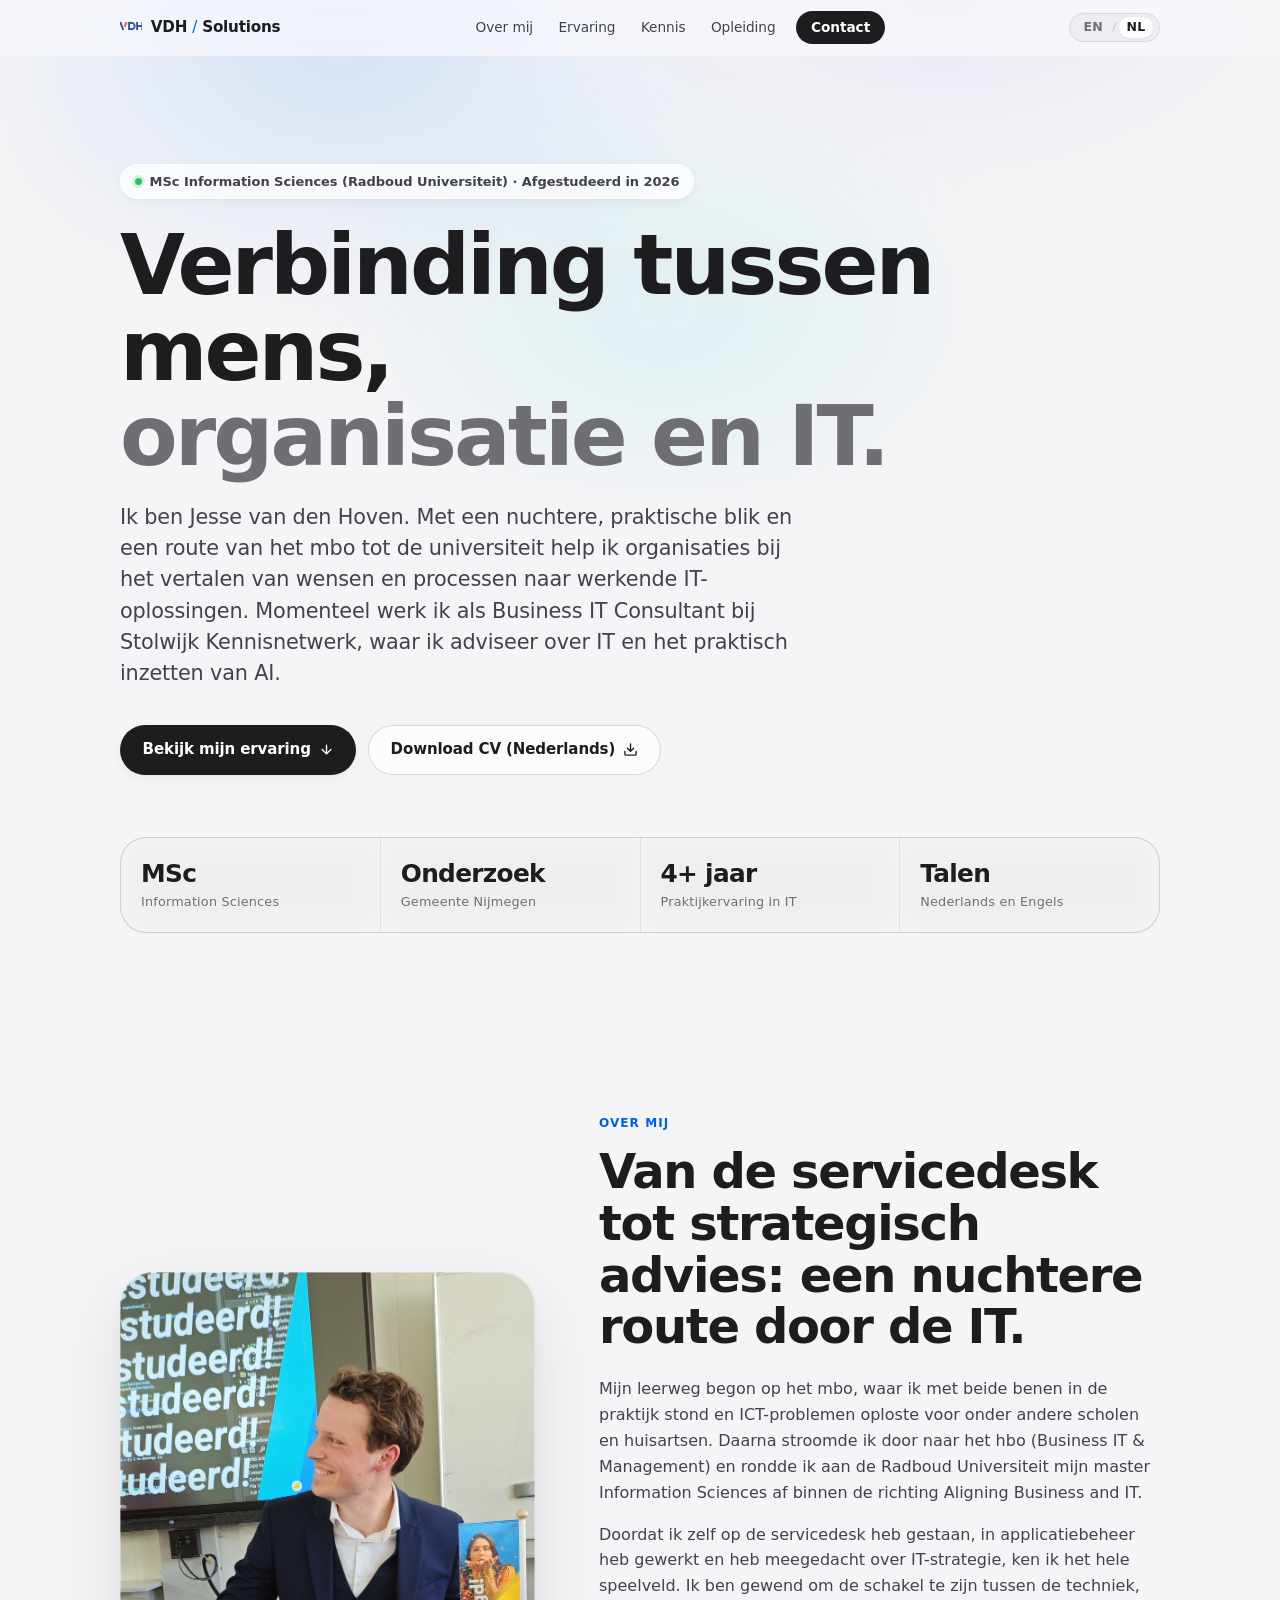
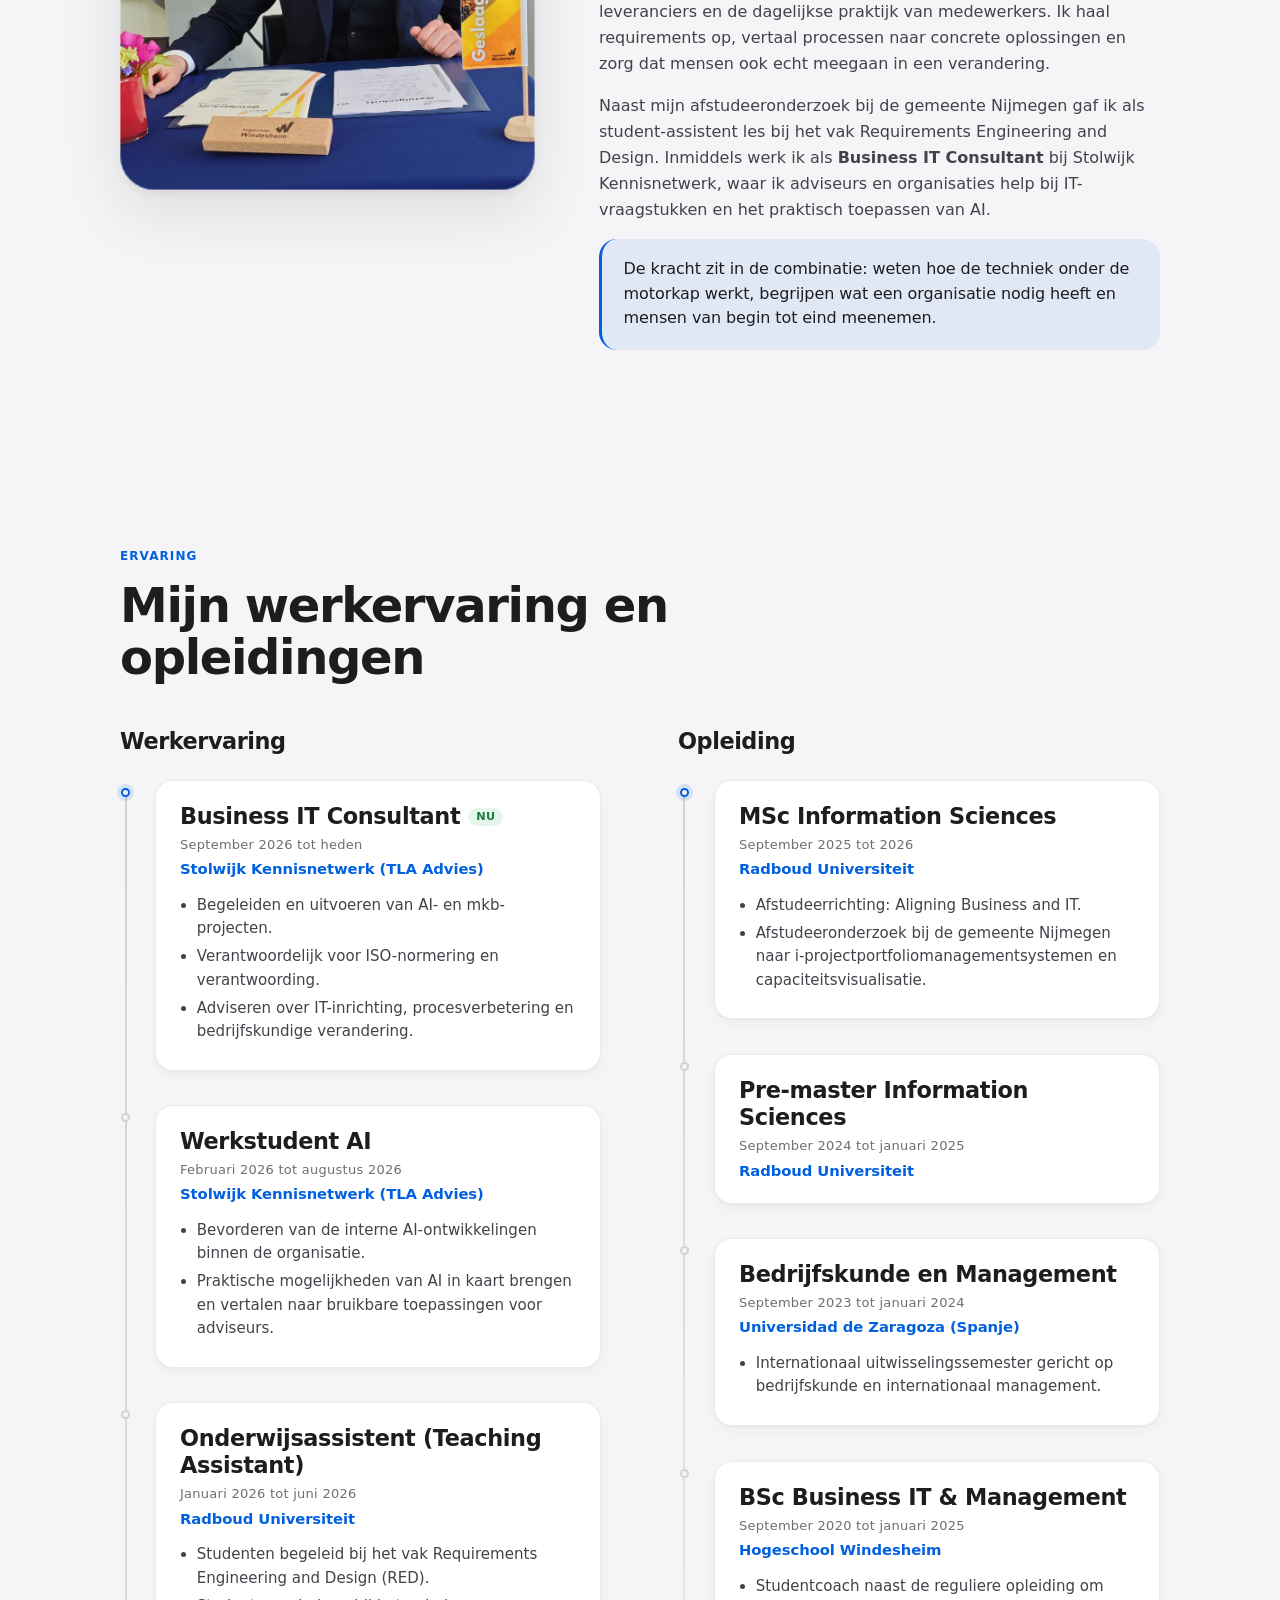
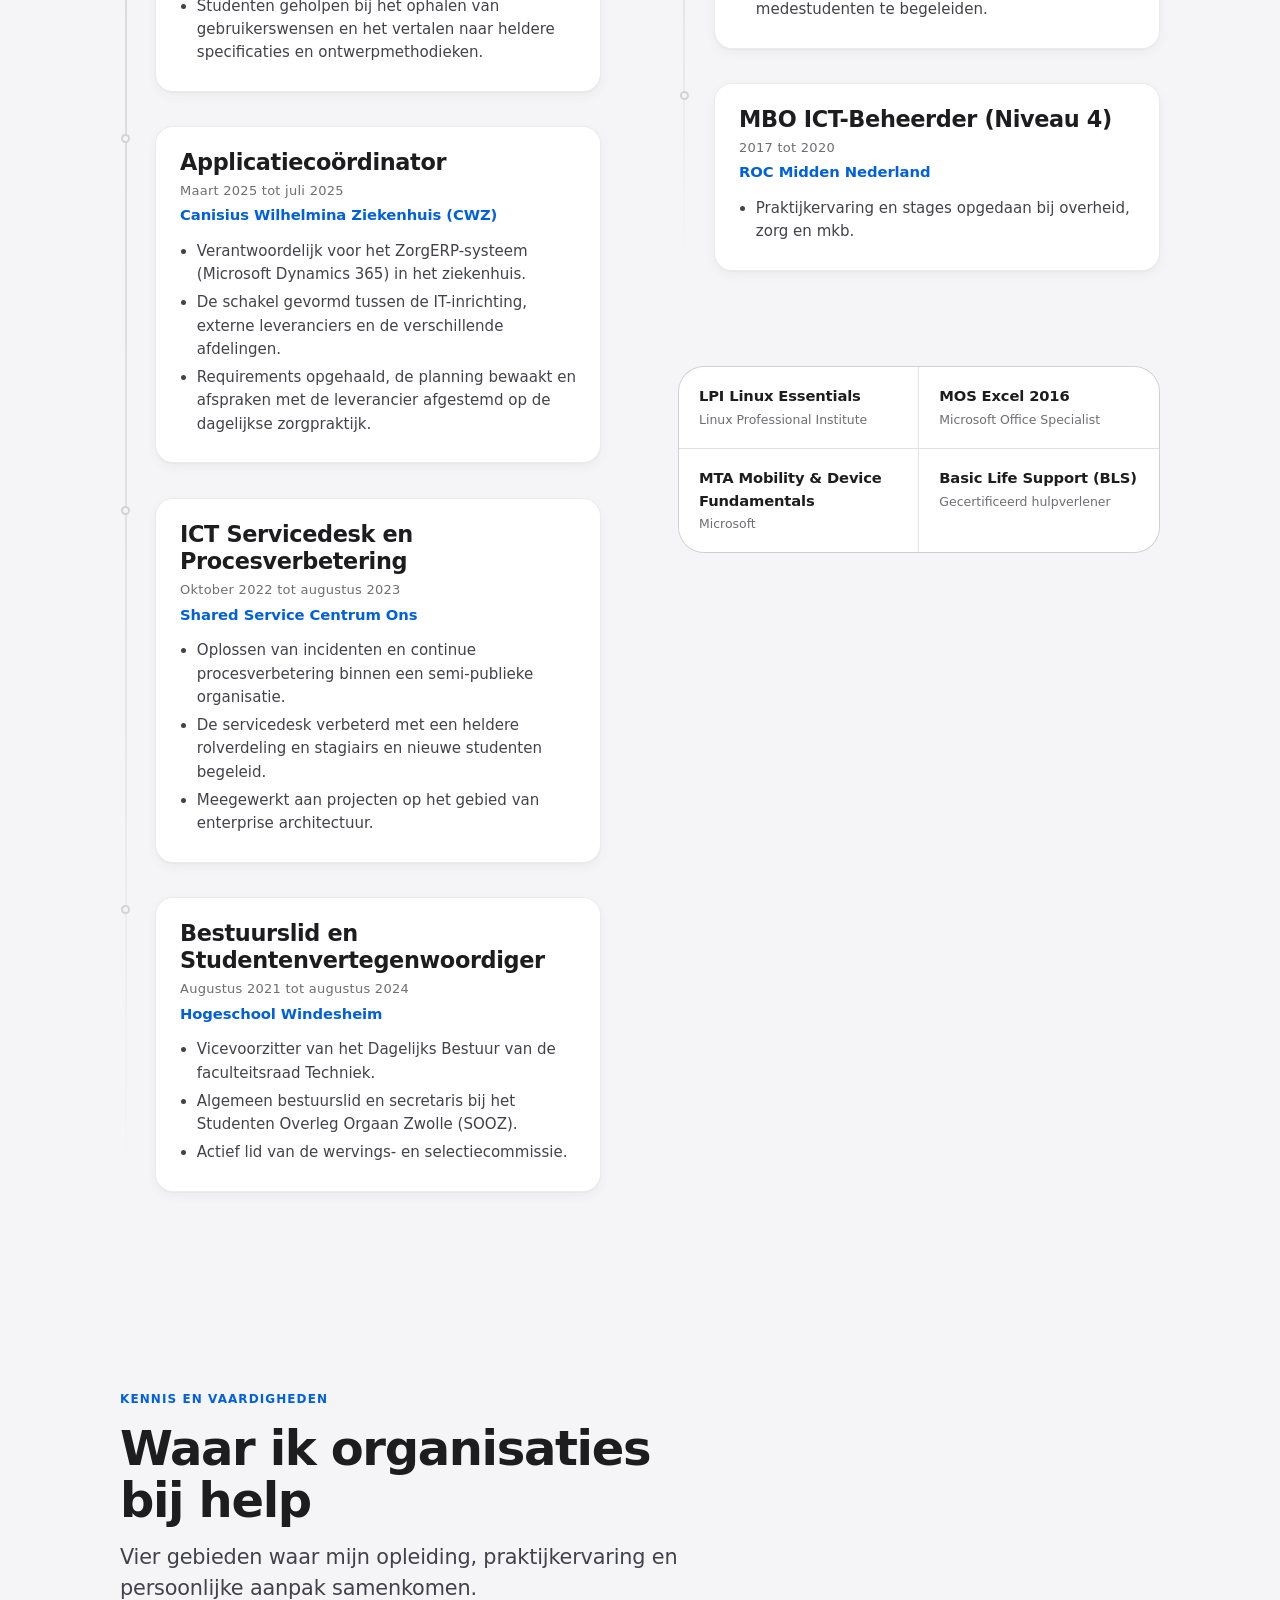
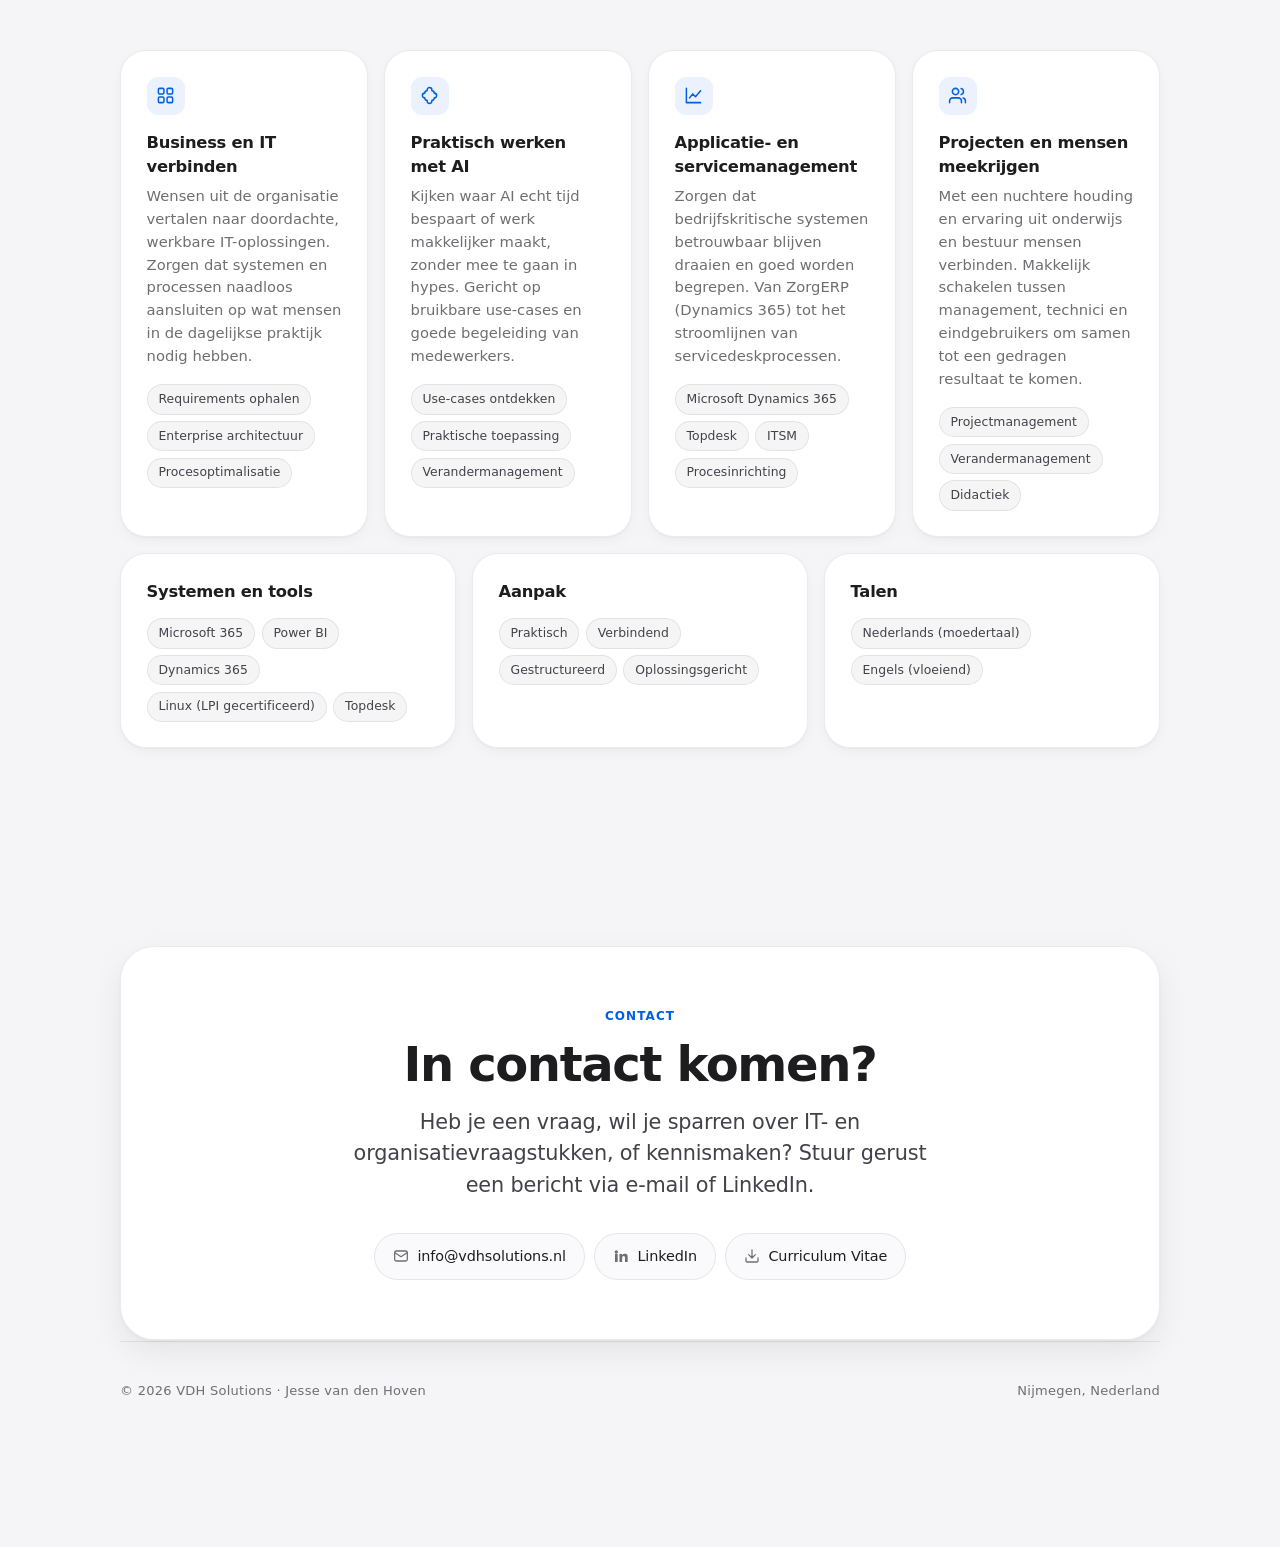
<file: nl/index.html>
<!DOCTYPE html>
<html lang="nl">
<head>
<meta charset="UTF-8">
<meta name="viewport" content="width=device-width, initial-scale=1, viewport-fit=cover">
<title>Jesse van den Hoven | Business IT Consultant | VDH Solutions</title>
<meta name="description" content="Jesse van den Hoven: Business IT Consultant en MSc Information Sciences (Radboud Universiteit). Praktische verbinding tussen mens, organisatie en IT. Gevestigd in Nijmegen.">
<link rel="canonical" href="https://vdhsolutions.nl/nl/">
<link rel="alternate" hreflang="en" href="https://vdhsolutions.nl/">
<link rel="alternate" hreflang="nl" href="https://vdhsolutions.nl/nl/">
<link rel="alternate" hreflang="x-default" href="https://vdhsolutions.nl/">
<meta name="robots" content="index, follow, max-image-preview:large, max-snippet:-1">
<meta name="author" content="Jesse van den Hoven">
<link rel="icon" href="/logo.png">

<meta property="og:type" content="profile">
<meta property="og:url" content="https://vdhsolutions.nl/nl/">
<meta property="og:site_name" content="VDH Solutions">
<meta property="og:locale" content="nl_NL">
<meta property="og:title" content="Jesse van den Hoven | Business IT Consultant">
<meta property="og:description" content="Praktische verbinding tussen mens, organisatie en IT. Gevestigd in Nijmegen.">
<meta property="og:image" content="https://vdhsolutions.nl/foto.jpeg">
<meta name="twitter:card" content="summary_large_image">
<meta name="twitter:title" content="Jesse van den Hoven | Business IT Consultant">
<meta name="twitter:description" content="Praktische verbinding tussen mens, organisatie en IT.">
<meta name="twitter:image" content="https://vdhsolutions.nl/foto.jpeg">

<script type="application/ld+json">
{
  "@context": "https://schema.org",
  "@type": "Person",
  "name": "Jesse van den Hoven",
  "url": "https://vdhsolutions.nl/nl/",
  "image": "https://vdhsolutions.nl/foto.jpeg",
  "email": "mailto:info@vdhsolutions.nl",
  "jobTitle": "Business IT Consultant",
  "description": "Business IT Consultant en MSc Information Sciences (Aligning Business and IT). Gespecialiseerd in het verbinden van mens, organisatie en IT, procesoptimalisatie en praktische AI-adoptie.",
  "address": {
    "@type": "PostalAddress",
    "addressLocality": "Nijmegen",
    "addressCountry": "NL"
  },
  "alumniOf": [
    { "@type": "CollegeOrUniversity", "name": "Radboud University" },
    { "@type": "CollegeOrUniversity", "name": "Hogeschool Windesheim" },
    { "@type": "CollegeOrUniversity", "name": "Universidad de Zaragoza" }
  ],
  "knowsLanguage": ["nl", "en"],
  "knowsAbout": [
    "Business en IT alignment",
    "Enterprise architectuur",
    "Requirements engineering",
    "Applicatiebeheer",
    "Microsoft Dynamics 365",
    "AI adoptie"
  ],
  "sameAs": ["https://www.linkedin.com/in/hvdjesse"]
}
</script>
<style>
/* ============================================================
   Tokens
   ============================================================ */
:root{
  --canvas:#f5f5f7;
  --surface:#ffffff;
  --surface-2:#fafafc;
  --ink:#1d1d1f;
  --ink-2:#42424a;
  --ink-3:#6e6e73;
  --hairline:rgba(0,0,0,.08);
  --hairline-strong:rgba(0,0,0,.14);
  --accent:#0060df;
  --accent-soft:rgba(0,96,223,.08);
  --shadow-s:0 1px 2px rgba(0,0,0,.04), 0 4px 12px rgba(0,0,0,.04);
  --shadow-m:0 2px 4px rgba(0,0,0,.04), 0 12px 32px rgba(0,0,0,.07);
  --shadow-l:0 4px 8px rgba(0,0,0,.05), 0 24px 64px rgba(0,0,0,.10);
  --r-s:12px;  --r-m:18px;  --r-l:26px;  --r-xl:34px;
  --gut:clamp(1.25rem, 4vw, 2.5rem);
  --maxw:1120px;
  --nav-h:56px;
}

*,*::before,*::after{box-sizing:border-box}
html{-webkit-text-size-adjust:100%; scroll-behavior:smooth; scroll-padding-top:calc(var(--nav-h) + 1.5rem)}
body{
  margin:0;
  background:var(--canvas);
  color:var(--ink);
  font:100%/1.5 -apple-system, BlinkMacSystemFont, "SF Pro Text", "Segoe UI", system-ui, Roboto, Helvetica, Arial, sans-serif;
  font-optical-sizing:auto;
  -webkit-font-smoothing:antialiased;
  overflow-x:hidden;
}
img{max-width:100%; display:block}
a{color:inherit; text-decoration:none}
::selection{background:rgba(0,96,223,.16)}

.wrap{width:100%; max-width:var(--maxw); margin-inline:auto; padding-inline:var(--gut)}

/* ============================================================
   Type scale
   ============================================================ */
.display{
  font-size:clamp(2.75rem, 8.5vw, 5.25rem);
  line-height:1.02;
  letter-spacing:-0.035em;
  font-weight:680;
  margin:0;
}
.h2{
  font-size:clamp(1.85rem, 4.6vw, 3rem);
  line-height:1.08;
  letter-spacing:-0.028em;
  font-weight:660;
  margin:0;
}
.h3{
  font-size:clamp(1.15rem, 2.3vw, 1.4rem);
  line-height:1.22;
  letter-spacing:-0.016em;
  font-weight:640;
  margin:0;
}
.lede{
  font-size:clamp(1.06rem, 2vw, 1.3rem);
  line-height:1.5;
  letter-spacing:-0.008em;
  color:var(--ink-2);
  margin:0;
}
.body{font-size:1rem; line-height:1.62; letter-spacing:0; color:var(--ink-2); margin:0}
.meta{
  font-size:.8125rem; line-height:1.4; letter-spacing:.02em;
  color:var(--ink-3); font-weight:520;
}
.eyebrow{
  font-size:.75rem; letter-spacing:.09em; text-transform:uppercase;
  font-weight:640; color:var(--accent); margin:0 0 .9rem;
}

/* ============================================================
   Nav
   ============================================================ */
.nav{
  position:fixed; inset:0 0 auto 0; z-index:100;
  height:var(--nav-h);
  background:rgba(250,250,252,.72);
  backdrop-filter:saturate(180%) blur(20px);
  -webkit-backdrop-filter:saturate(180%) blur(20px);
  border-bottom:1px solid transparent;
  transition:background 260ms ease, border-color 260ms ease;
}
.nav[data-scrolled="true"]{
  background:rgba(250,250,252,.82);
  border-bottom-color:var(--hairline);
}
.nav-in{
  height:100%; display:flex; align-items:center; justify-content:space-between; gap:1rem;
}
.brand{
  display:flex; align-items:center; gap:.55rem;
  font-size:.95rem; font-weight:640; letter-spacing:-.015em;
}
.brand .slash{color:var(--accent); font-weight:500}
.brand img{width:22px; height:22px; border-radius:6px; object-fit:cover}

.nav-links{
  display:flex; align-items:center; gap:.15rem;
  list-style:none; margin:0; padding:0;
}
.nav-links a{
  position:relative; display:block;
  padding:.42rem .72rem; border-radius:999px;
  font-size:.855rem; font-weight:520; letter-spacing:-.005em;
  color:var(--ink-2);
  transition:color 160ms ease, background-color 160ms ease;
}
.nav-links a:hover{color:var(--ink); background:rgba(0,0,0,.045)}
.nav-links a[aria-current="true"]{color:var(--ink); background:rgba(0,0,0,.055)}
.nav-cta{
  margin-left:.4rem; padding:.42rem .95rem !important;
  background:var(--ink) !important; color:#fff !important;
  font-weight:560 !important;
}
.nav-cta:hover{background:#000 !important}

.nav-right{
  display:flex; align-items:center; gap:.65rem;
}

.lang-switch{
  display:inline-flex; align-items:center; gap:.15rem;
  padding:.2rem .4rem; border-radius:999px;
  background:rgba(0,0,0,.04); border:1px solid var(--hairline);
  font-size:.78rem; font-weight:600; letter-spacing:.02em;
}
.lang-btn{
  display:inline-block; padding:.16rem .45rem; border-radius:999px;
  color:var(--ink-3); transition:all 160ms ease; text-decoration:none;
  cursor:pointer; line-height:1.2;
}
.lang-btn:hover:not(.active){color:var(--ink); background:rgba(0,0,0,.04)}
.lang-btn.active{
  color:var(--ink); background:var(--surface);
  box-shadow:0 1px 2px rgba(0,0,0,.08); font-weight:680; cursor:default;
}
.lang-sep{color:var(--hairline-strong); font-size:.7rem; user-select:none}

.burger{
  display:none; width:36px; height:36px; border:0; padding:0;
  background:rgba(0,0,0,.05); border-radius:10px; cursor:pointer;
  align-items:center; justify-content:center;
}
.burger span{
  display:block; width:16px; height:1.5px; background:var(--ink); border-radius:2px;
  transition:transform 300ms cubic-bezier(.32,.72,0,1), opacity 180ms ease;
}
.burger span + span{margin-top:4px}
.burger[aria-expanded="true"] span:nth-child(1){transform:translateY(5.5px) rotate(45deg)}
.burger[aria-expanded="true"] span:nth-child(2){opacity:0}
.burger[aria-expanded="true"] span:nth-child(3){transform:translateY(-5.5px) rotate(-45deg)}

/* mobile sheet */
.sheet{
  position:fixed; z-index:99;
  top:var(--nav-h); left:0; right:0;
  background:rgba(250,250,252,.9);
  backdrop-filter:saturate(180%) blur(24px);
  -webkit-backdrop-filter:saturate(180%) blur(24px);
  border-bottom:1px solid var(--hairline);
  padding:.5rem var(--gut) 1.1rem;
  transform-origin:top center;
  transform:translateY(-8px) scale(.985);
  opacity:0; visibility:hidden;
  transition:transform 340ms cubic-bezier(.32,.72,0,1), opacity 220ms ease, visibility 0s linear 340ms;
}
.sheet[data-open="true"]{
  transform:none; opacity:1; visibility:visible;
  transition:transform 380ms cubic-bezier(.32,.72,0,1), opacity 200ms ease, visibility 0s;
}
.sheet a{
  display:block; padding:.75rem .2rem;
  font-size:1.05rem; font-weight:540; letter-spacing:-.012em;
  border-bottom:1px solid var(--hairline);
}
.sheet a:last-of-type{border-bottom:0}
.sheet-lang{
  display:flex; align-items:center; justify-content:space-between;
  padding:.9rem .2rem .3rem; border-top:1px solid var(--hairline); margin-top:.4rem;
}

/* ============================================================
   Buttons
   ============================================================ */
.btn{
  display:inline-flex; align-items:center; gap:.5rem;
  padding:.78rem 1.35rem; border-radius:999px;
  font-size:.94rem; font-weight:560; letter-spacing:-.008em;
  border:1px solid transparent; cursor:pointer;
  will-change:transform;
  transition:transform 110ms cubic-bezier(.32,.72,0,1), background-color 180ms ease, box-shadow 180ms ease, border-color 180ms ease;
}
.btn:active{transform:scale(.965)}
.btn-primary{background:var(--ink); color:#fff; box-shadow:var(--shadow-s)}
.btn-primary:hover{background:#000; box-shadow:var(--shadow-m)}
.btn-ghost{background:rgba(255,255,255,.7); color:var(--ink); border-color:var(--hairline-strong)}
.btn-ghost:hover{background:#fff; border-color:rgba(0,0,0,.22)}
.btn svg{width:15px; height:15px; flex:none}

/* ============================================================
   Hero
   ============================================================ */
.hero{
  position:relative;
  padding:calc(var(--nav-h) + clamp(4rem, 12vh, 8rem)) 0 clamp(3.5rem, 9vh, 6rem);
  overflow:hidden;
}
.hero::before{
  content:""; position:absolute; z-index:0;
  top:-28%; left:50%; width:min(1250px, 145vw); aspect-ratio:1/.62;
  transform:translateX(-50%);
  background:
    radial-gradient(48% 52% at 26% 42%, rgba(0,96,223,.14), transparent 68%),
    radial-gradient(44% 46% at 74% 30%, rgba(88,86,214,.13), transparent 66%),
    radial-gradient(40% 44% at 52% 76%, rgba(0,180,190,.10), transparent 70%);
  filter:blur(28px);
  opacity:.9;
  pointer-events:none;
}
.hero-in{position:relative; z-index:1}

.badge{
  display:inline-flex; align-items:center; gap:.5rem;
  padding:.42rem .85rem .42rem .55rem; margin:0 0 1.5rem;
  border-radius:999px;
  background:rgba(255,255,255,.72);
  backdrop-filter:blur(14px); -webkit-backdrop-filter:blur(14px);
  border:1px solid rgba(255,255,255,.85);
  box-shadow:var(--shadow-s);
  font-size:.8125rem; font-weight:560; letter-spacing:-.004em; color:var(--ink-2);
}
.badge .dot{
  width:7px; height:7px; border-radius:50%; background:#30c060; flex:none;
  margin-left:.3rem; box-shadow:0 0 0 3px rgba(48,192,96,.18);
}
.hero .display{max-width:16ch}
.hero .display .fade{color:var(--ink-3)}
.hero .lede{max-width:52ch; margin-top:1.4rem}
.hero-actions{display:flex; flex-wrap:wrap; gap:.7rem; margin-top:2.2rem}

.hero-facts{
  display:grid; grid-template-columns:repeat(4, minmax(0,1fr));
  gap:1px; margin-top:clamp(3rem, 7vh, 4.5rem);
  background:var(--hairline); border:1px solid var(--hairline);
  border-radius:var(--r-l); overflow:hidden;
}
.fact{background:rgba(255,255,255,.66); backdrop-filter:blur(12px); -webkit-backdrop-filter:blur(12px); padding:1.35rem 1.25rem}
.fact b{display:block; font-size:1.55rem; font-weight:660; letter-spacing:-.028em; line-height:1.1}
.fact span{display:block; margin-top:.3rem; font-size:.8rem; letter-spacing:.015em; color:var(--ink-3)}

/* ============================================================
   Sections
   ============================================================ */
section{padding:clamp(4rem, 11vh, 7rem) 0; position:relative}
.sec-head{max-width:56ch; margin-bottom:clamp(2.25rem, 5vh, 3.5rem)}
.sec-head .lede{margin-top:1rem}

/* About */
.about{display:grid; grid-template-columns:0.85fr 1.15fr; gap:clamp(2rem,5vw,4rem); align-items:center}
.portrait{
  position:relative; border-radius:var(--r-xl); overflow:hidden;
  box-shadow:var(--shadow-l); background:var(--surface-2);
  aspect-ratio:4/5;
}
.portrait img{width:100%; height:100%; object-fit:cover; object-position:center 22%}
.portrait::after{
  content:""; position:absolute; inset:0;
  box-shadow:inset 0 0 0 1px rgba(255,255,255,.35);
  border-radius:inherit; pointer-events:none;
}
.about p + p{margin-top:1rem}
.quote{
  margin:1.75rem 0 0; padding:1.15rem 1.35rem;
  background:var(--accent-soft); border-radius:var(--r-m);
  border-left:3px solid var(--accent);
  font-size:1rem; line-height:1.55; letter-spacing:-.006em; color:var(--ink);
}

/* Timeline */
.rail{position:relative; padding-left:clamp(1.4rem, 3.5vw, 2.2rem)}
.rail::before{
  content:""; position:absolute; left:5px; top:.55rem; bottom:.55rem; width:1.5px;
  background:linear-gradient(180deg, var(--hairline-strong), var(--hairline) 70%, transparent);
  border-radius:2px;
}
.entry{position:relative; padding-bottom:2.15rem}
.entry:last-child{padding-bottom:0}
.entry::before{
  content:""; position:absolute;
  left:calc(-1 * clamp(1.4rem, 3.5vw, 2.2rem) + 1.5px);
  top:.5rem; width:9px; height:9px; border-radius:50%;
  background:var(--canvas); border:2px solid var(--hairline-strong);
  transition:border-color 260ms ease, box-shadow 260ms ease;
}
.entry[data-now="true"]::before{
  border-color:var(--accent);
  box-shadow:0 0 0 4px rgba(0,96,223,.13);
}
.entry-card{
  background:var(--surface); border:1px solid var(--hairline);
  border-radius:var(--r-m); padding:1.35rem 1.5rem;
  box-shadow:var(--shadow-s);
  transition:transform 320ms cubic-bezier(.32,.72,0,1), box-shadow 320ms ease, border-color 320ms ease;
}
.entry-card:hover{transform:translateY(-2px); box-shadow:var(--shadow-m); border-color:var(--hairline-strong)}
.entry-top{display:flex; flex-wrap:wrap; align-items:baseline; justify-content:space-between; gap:.35rem .9rem}
.org{margin:.28rem 0 0; font-size:.925rem; font-weight:560; color:var(--accent); letter-spacing:-.006em}
.entry-card ul{margin:.85rem 0 0; padding-left:1.05rem; color:var(--ink-2)}
.entry-card li{margin:.3rem 0; font-size:.94rem; line-height:1.55}
.now-pill{
  display:inline-block; padding:.15rem .5rem; border-radius:999px;
  background:rgba(48,192,96,.13); color:#1a7a42;
  font-size:.7rem; font-weight:640; letter-spacing:.03em; text-transform:uppercase;
  vertical-align:middle; margin-left:.5rem;
}

/* Two-column layout */
.split{display:grid; grid-template-columns:1fr 1fr; gap:clamp(2.5rem, 6vw, 5rem)}
.split h3.h3{margin-bottom:1.5rem; letter-spacing:-.02em}

/* Skills */
.cards{display:grid; grid-template-columns:repeat(auto-fit, minmax(240px,1fr)); gap:1rem}
.card{
  background:var(--surface); border:1px solid var(--hairline);
  border-radius:var(--r-l); padding:1.6rem;
  box-shadow:var(--shadow-s);
  transition:transform 320ms cubic-bezier(.32,.72,0,1), box-shadow 320ms ease;
}
.card:hover{transform:translateY(-3px); box-shadow:var(--shadow-m)}
.card .ico{
  width:38px; height:38px; border-radius:11px; margin-bottom:1rem;
  display:grid; place-items:center; background:var(--accent-soft); color:var(--accent);
}
.card .ico svg{width:19px; height:19px}
.card h4{margin:0 0 .35rem; font-size:1.02rem; font-weight:620; letter-spacing:-.015em}
.card p{margin:0; font-size:.92rem; line-height:1.55; color:var(--ink-3)}
.chips{display:flex; flex-wrap:wrap; gap:.4rem; margin-top:1.05rem}
.chip{
  padding:.3rem .68rem; border-radius:999px;
  background:rgba(0,0,0,.04); border:1px solid var(--hairline);
  font-size:.775rem; font-weight:520; letter-spacing:.005em; color:var(--ink-2);
}

/* Certificates */
.certs{
  display:grid; grid-template-columns:repeat(auto-fit, minmax(210px,1fr));
  gap:1px; margin-top:1rem;
  background:var(--hairline); border:1px solid var(--hairline);
  border-radius:var(--r-l); overflow:hidden;
}
.cert{background:var(--surface); padding:1.15rem 1.25rem}
.cert b{display:block; font-size:.92rem; font-weight:600; letter-spacing:-.01em}
.cert span{display:block; margin-top:.22rem; font-size:.78rem; color:var(--ink-3)}

/* Contact */
.contact-panel{
  background:var(--surface);
  border:1px solid var(--hairline);
  border-radius:var(--r-xl);
  padding:clamp(2.25rem, 5vw, 3.75rem);
  box-shadow:var(--shadow-m);
  text-align:center;
  position:relative; overflow:hidden;
}
.contact-panel::before{
  content:""; position:absolute; inset:auto -20% -70% -20%; height:150%;
  background:radial-gradient(50% 50% at 50% 100%, rgba(0,96,223,.09), transparent 70%);
  pointer-events:none;
}
.contact-panel > *{position:relative}
.contact-panel .lede{margin:1rem auto 0; max-width:44ch}
.links{display:flex; flex-wrap:wrap; gap:.6rem; justify-content:center; margin-top:2rem}
.link-pill{
  display:inline-flex; align-items:center; gap:.55rem;
  padding:.72rem 1.1rem; border-radius:999px;
  background:var(--surface-2); border:1px solid var(--hairline);
  font-size:.9rem; font-weight:520; letter-spacing:-.006em;
  will-change:transform;
  transition:transform 110ms cubic-bezier(.32,.72,0,1), background-color 200ms ease, border-color 200ms ease;
}
.link-pill:hover{background:#fff; border-color:var(--hairline-strong)}
.link-pill:active{transform:scale(.965)}
.link-pill svg{width:16px; height:16px; color:var(--ink-3)}

footer{
  padding:2.5rem 0 3rem; border-top:1px solid var(--hairline);
  display:flex; flex-wrap:wrap; gap:.75rem; justify-content:space-between; align-items:center;
}

/* ============================================================
   Scroll reveal
   ============================================================ */
.reveal{
  opacity:0; transform:translateY(18px);
  transition:opacity 620ms cubic-bezier(.22,.61,.36,1), transform 720ms cubic-bezier(.22,.61,.36,1);
  will-change:opacity, transform;
}
.reveal.in{opacity:1; transform:none}

/* ============================================================
   Responsive
   ============================================================ */
@media (max-width:900px){
  .about{grid-template-columns:1fr; gap:2rem}
  .portrait{max-width:340px; aspect-ratio:1/1}
  .split{grid-template-columns:1fr; gap:3rem}
  .hero-facts{grid-template-columns:repeat(2,1fr)}
}
@media (max-width:760px){
  .nav-links{display:none}
  .burger{display:inline-flex}
  .hero .display{max-width:none}
}
@media (max-width:420px){
  .hero-actions .btn{flex:1 1 100%; justify-content:center}
}

/* ============================================================
   Accessibility preferences
   ============================================================ */
@media (prefers-reduced-motion:reduce){
  html{scroll-behavior:auto}
  *,*::before,*::after{
    animation-duration:.01ms !important; animation-iteration-count:1 !important;
    transition-duration:.14s !important;
  }
  .reveal{transform:none; transition:opacity 200ms ease}
  .sheet{transform:none; transition:opacity 180ms ease, visibility 0s}
  .btn:active,.link-pill:active{transform:none}
  .entry-card:hover,.card:hover,.link-pill:hover{transform:none}
}
@media (prefers-reduced-transparency:reduce){
  .nav,.nav[data-scrolled="true"],.sheet{background:#fafafc; backdrop-filter:none; -webkit-backdrop-filter:none}
  .badge,.fact,.btn-ghost{background:#fff; backdrop-filter:none; -webkit-backdrop-filter:none}
  .hero::before{opacity:.45}
}
@media (prefers-contrast:more){
  :root{--ink-2:#2b2b30; --ink-3:#4a4a50; --hairline:rgba(0,0,0,.24); --hairline-strong:rgba(0,0,0,.42)}
  .nav{background:#fff; backdrop-filter:none}
  .hero::before{display:none}
}
:focus-visible{outline:2px solid var(--accent); outline-offset:3px; border-radius:6px}

@media print{
  .nav,.sheet,.hero::before,.hero-actions{display:none}
  body{background:#fff}
  .reveal{opacity:1; transform:none}
}
</style>
</head>
<body>

<!-- ============================ NAV ============================ -->
<nav class="nav" id="nav">
  <div class="wrap nav-in">
    <a class="brand" href="#top" aria-label="VDH Solutions, startpagina">
      <img src="/logo.png" alt="">
      <span>VDH <span class="slash">/</span> Solutions</span>
    </a>

    <ul class="nav-links">
      <li><a href="#about">Over mij</a></li>
      <li><a href="#experience">Ervaring</a></li>
      <li><a href="#expertise">Kennis</a></li>
      <li><a href="#credentials">Opleiding</a></li>
      <li><a href="#contact" class="nav-cta">Contact</a></li>
    </ul>

    <div class="nav-right">
      <div class="lang-switch" role="group" aria-label="Taalkeuze">
        <a href="/" class="lang-btn" data-lang="en" hreflang="en" title="English version">EN</a>
        <span class="lang-sep">/</span>
        <span class="lang-btn active" aria-current="true" title="Nederlandse versie">NL</span>
      </div>

      <button class="burger" id="burger" aria-expanded="false" aria-controls="sheet" aria-label="Menu openen">
        <span></span><span></span><span></span>
      </button>
    </div>
  </div>
</nav>

<div class="sheet" id="sheet" data-open="false">
  <a href="#about">Over mij</a>
  <a href="#experience">Ervaring</a>
  <a href="#expertise">Kennis</a>
  <a href="#credentials">Opleiding</a>
  <a href="#contact">Contact</a>
  <div class="sheet-lang">
    <span class="meta">Taal:</span>
    <div class="lang-switch">
      <a href="/" class="lang-btn" data-lang="en">EN</a>
      <span class="lang-sep">/</span>
      <span class="lang-btn active">NL</span>
    </div>
  </div>
</div>

<!-- ============================ HERO ============================ -->
<header class="hero" id="top">
  <div class="wrap hero-in">
    <p class="badge reveal">
      <span class="dot"></span>
      MSc Information Sciences (Radboud Universiteit) · Afgestudeerd in 2026
    </p>

    <h1 class="display reveal">
      Verbinding tussen mens,<br><span class="fade">organisatie en IT.</span>
    </h1>

    <p class="lede reveal">
      Ik ben Jesse van den Hoven. Met een nuchtere, praktische blik en een route van het mbo
      tot de universiteit help ik organisaties bij het vertalen van wensen en processen naar
      werkende IT-oplossingen. Momenteel werk ik als Business IT Consultant bij Stolwijk Kennisnetwerk,
      waar ik adviseer over IT en het praktisch inzetten van AI.
    </p>

    <div class="hero-actions reveal">
      <a href="#experience" class="btn btn-primary">
        Bekijk mijn ervaring
        <svg viewBox="0 0 24 24" fill="none" stroke="currentColor" stroke-width="2.2" stroke-linecap="round" stroke-linejoin="round"><path d="M12 5v14M19 12l-7 7-7-7"/></svg>
      </a>
      <a href="/CV_Jesse_van_den_Hoven_NL.pdf" download class="btn btn-ghost">
        Download CV (Nederlands)
        <svg viewBox="0 0 24 24" fill="none" stroke="currentColor" stroke-width="2.2" stroke-linecap="round" stroke-linejoin="round"><path d="M21 15v4a2 2 0 0 1-2 2H5a2 2 0 0 1-2-2v-4M7 10l5 5 5-5M12 15V3"/></svg>
      </a>
    </div>

    <div class="hero-facts reveal">
      <div class="fact"><b>MSc</b><span>Information Sciences</span></div>
      <div class="fact"><b>Onderzoek</b><span>Gemeente Nijmegen</span></div>
      <div class="fact"><b>4+ jaar</b><span>Praktijkervaring in IT</span></div>
      <div class="fact"><b>Talen</b><span>Nederlands en Engels</span></div>
    </div>
  </div>
</header>

<!-- ============================ ABOUT ============================ -->
<section id="about">
  <div class="wrap about">
    <div class="portrait reveal">
      <img src="/foto.jpeg" alt="Portret van Jesse van den Hoven">
    </div>

    <div>
      <p class="eyebrow reveal">Over mij</p>
      <h2 class="h2 reveal">Van de servicedesk tot strategisch advies: een nuchtere route door de IT.</h2>

      <div class="reveal" style="margin-top:1.4rem">
        <p class="body">
          Mijn leerweg begon op het mbo, waar ik met beide benen in de praktijk stond en
          ICT-problemen oploste voor onder andere scholen en huisartsen. Daarna stroomde ik
          door naar het hbo (Business IT &amp; Management) en rondde ik aan de Radboud Universiteit
          mijn master Information Sciences af binnen de richting Aligning Business and IT.
        </p>
        <p class="body" style="margin-top:1rem">
          Doordat ik zelf op de servicedesk heb gestaan, in applicatiebeheer heb gewerkt en
          heb meegedacht over IT-strategie, ken ik het hele speelveld. Ik ben gewend om de
          schakel te zijn tussen de techniek, leveranciers en de dagelijkse praktijk van medewerkers.
          Ik haal requirements op, vertaal processen naar concrete oplossingen en zorg dat
          mensen ook echt meegaan in een verandering.
        </p>
        <p class="body" style="margin-top:1rem">
          Naast mijn afstudeeronderzoek bij de gemeente Nijmegen gaf ik als student-assistent
          les bij het vak Requirements Engineering and Design. Inmiddels werk ik als
          <strong>Business IT Consultant</strong> bij Stolwijk Kennisnetwerk, waar ik adviseurs
          en organisaties help bij IT-vraagstukken en het praktisch toepassen van AI.
        </p>
        <p class="quote">
          De kracht zit in de combinatie: weten hoe de techniek onder de motorkap werkt, begrijpen
          wat een organisatie nodig heeft en mensen van begin tot eind meenemen.
        </p>
      </div>
    </div>
  </div>
</section>

<!-- ============================ EXPERIENCE + EDUCATION ============================ -->
<section id="experience">
  <div class="wrap">
    <div class="sec-head">
      <p class="eyebrow reveal">Ervaring</p>
      <h2 class="h2 reveal">Mijn werkervaring en opleidingen</h2>
    </div>

    <div class="split">
      <!-- Experience -->
      <div>
        <h3 class="h3 reveal">Werkervaring</h3>
        <div class="rail">

          <article class="entry reveal" data-now="true">
            <div class="entry-card">
              <div class="entry-top">
                <h4 class="h3">Business IT Consultant<span class="now-pill">Nu</span></h4>
                <span class="meta">September 2026 tot heden</span>
              </div>
              <p class="org">Stolwijk Kennisnetwerk (TLA Advies)</p>
              <ul>
                <li>Begeleiden en uitvoeren van AI- en mkb-projecten.</li>
                <li>Verantwoordelijk voor ISO-normering en verantwoording.</li>
                <li>Adviseren over IT-inrichting, procesverbetering en bedrijfskundige verandering.</li>
              </ul>
            </div>
          </article>

          <article class="entry reveal">
            <div class="entry-card">
              <div class="entry-top">
                <h4 class="h3">Werkstudent AI</h4>
                <span class="meta">Februari 2026 tot augustus 2026</span>
              </div>
              <p class="org">Stolwijk Kennisnetwerk (TLA Advies)</p>
              <ul>
                <li>Bevorderen van de interne AI-ontwikkelingen binnen de organisatie.</li>
                <li>Praktische mogelijkheden van AI in kaart brengen en vertalen naar bruikbare toepassingen voor adviseurs.</li>
              </ul>
            </div>
          </article>

          <article class="entry reveal">
            <div class="entry-card">
              <div class="entry-top">
                <h4 class="h3">Onderwijsassistent (Teaching Assistant)</h4>
                <span class="meta">Januari 2026 tot juni 2026</span>
              </div>
              <p class="org">Radboud Universiteit</p>
              <ul>
                <li>Studenten begeleid bij het vak Requirements Engineering and Design (RED).</li>
                <li>Studenten geholpen bij het ophalen van gebruikerswensen en het vertalen naar heldere specificaties en ontwerpmethodieken.</li>
              </ul>
            </div>
          </article>

          <article class="entry reveal">
            <div class="entry-card">
              <div class="entry-top">
                <h4 class="h3">Applicatiecoördinator</h4>
                <span class="meta">Maart 2025 tot juli 2025</span>
              </div>
              <p class="org">Canisius Wilhelmina Ziekenhuis (CWZ)</p>
              <ul>
                <li>Verantwoordelijk voor het ZorgERP-systeem (Microsoft Dynamics 365) in het ziekenhuis.</li>
                <li>De schakel gevormd tussen de IT-inrichting, externe leveranciers en de verschillende afdelingen.</li>
                <li>Requirements opgehaald, de planning bewaakt en afspraken met de leverancier afgestemd op de dagelijkse zorgpraktijk.</li>
              </ul>
            </div>
          </article>

          <article class="entry reveal">
            <div class="entry-card">
              <div class="entry-top">
                <h4 class="h3">ICT Servicedesk en Procesverbetering</h4>
                <span class="meta">Oktober 2022 tot augustus 2023</span>
              </div>
              <p class="org">Shared Service Centrum Ons</p>
              <ul>
                <li>Oplossen van incidenten en continue procesverbetering binnen een semi-publieke organisatie.</li>
                <li>De servicedesk verbeterd met een heldere rolverdeling en stagiairs en nieuwe studenten begeleid.</li>
                <li>Meegewerkt aan projecten op het gebied van enterprise architectuur.</li>
              </ul>
            </div>
          </article>

          <article class="entry reveal">
            <div class="entry-card">
              <div class="entry-top">
                <h4 class="h3">Bestuurslid en Studentenvertegenwoordiger</h4>
                <span class="meta">Augustus 2021 tot augustus 2024</span>
              </div>
              <p class="org">Hogeschool Windesheim</p>
              <ul>
                <li>Vicevoorzitter van het Dagelijks Bestuur van de faculteitsraad Techniek.</li>
                <li>Algemeen bestuurslid en secretaris bij het Studenten Overleg Orgaan Zwolle (SOOZ).</li>
                <li>Actief lid van de wervings- en selectiecommissie.</li>
              </ul>
            </div>
          </article>

        </div>
      </div>

      <!-- Education -->
      <div id="credentials">
        <h3 class="h3 reveal">Opleiding</h3>
        <div class="rail">

          <article class="entry reveal" data-now="true">
            <div class="entry-card">
              <div class="entry-top">
                <h4 class="h3">MSc Information Sciences</h4>
                <span class="meta">September 2025 tot 2026</span>
              </div>
              <p class="org">Radboud Universiteit</p>
              <ul>
                <li>Afstudeerrichting: Aligning Business and IT.</li>
                <li>Afstudeeronderzoek bij de gemeente Nijmegen naar i-projectportfoliomanagementsystemen en capaciteitsvisualisatie.</li>
              </ul>
            </div>
          </article>

          <article class="entry reveal">
            <div class="entry-card">
              <div class="entry-top">
                <h4 class="h3">Pre-master Information Sciences</h4>
                <span class="meta">September 2024 tot januari 2025</span>
              </div>
              <p class="org">Radboud Universiteit</p>
            </div>
          </article>

          <article class="entry reveal">
            <div class="entry-card">
              <div class="entry-top">
                <h4 class="h3">Bedrijfskunde en Management</h4>
                <span class="meta">September 2023 tot januari 2024</span>
              </div>
              <p class="org">Universidad de Zaragoza (Spanje)</p>
              <ul><li>Internationaal uitwisselingssemester gericht op bedrijfskunde en internationaal management.</li></ul>
            </div>
          </article>

          <article class="entry reveal">
            <div class="entry-card">
              <div class="entry-top">
                <h4 class="h3">BSc Business IT &amp; Management</h4>
                <span class="meta">September 2020 tot januari 2025</span>
              </div>
              <p class="org">Hogeschool Windesheim</p>
              <ul><li>Studentcoach naast de reguliere opleiding om medestudenten te begeleiden.</li></ul>
            </div>
          </article>

          <article class="entry reveal">
            <div class="entry-card">
              <div class="entry-top">
                <h4 class="h3">MBO ICT-Beheerder (Niveau 4)</h4>
                <span class="meta">2017 tot 2020</span>
              </div>
              <p class="org">ROC Midden Nederland</p>
              <ul><li>Praktijkervaring en stages opgedaan bij overheid, zorg en mkb.</li></ul>
            </div>
          </article>

        </div>

        <h3 class="h3 reveal" style="margin-top:2.75rem">Certificeringen</h3>
        <div class="certs reveal">
          <div class="cert"><b>LPI Linux Essentials</b><span>Linux Professional Institute</span></div>
          <div class="cert"><b>MOS Excel 2016</b><span>Microsoft Office Specialist</span></div>
          <div class="cert"><b>MTA Mobility &amp; Device Fundamentals</b><span>Microsoft</span></div>
          <div class="cert"><b>Basic Life Support (BLS)</b><span>Gecertificeerd hulpverlener</span></div>
        </div>
      </div>
    </div>
  </div>
</section>

<!-- ============================ EXPERTISE ============================ -->
<section id="expertise">
  <div class="wrap">
    <div class="sec-head">
      <p class="eyebrow reveal">Kennis en vaardigheden</p>
      <h2 class="h2 reveal">Waar ik organisaties bij help</h2>
      <p class="lede reveal">
        Vier gebieden waar mijn opleiding, praktijkervaring en persoonlijke aanpak samenkomen.
      </p>
    </div>

    <div class="cards">

      <div class="card reveal">
        <div class="ico">
          <svg viewBox="0 0 24 24" fill="none" stroke="currentColor" stroke-width="1.9" stroke-linecap="round" stroke-linejoin="round"><rect x="3" y="3" width="7" height="7" rx="1.5"/><rect x="14" y="3" width="7" height="7" rx="1.5"/><rect x="3" y="14" width="7" height="7" rx="1.5"/><rect x="14" y="14" width="7" height="7" rx="1.5"/></svg>
        </div>
        <h4>Business en IT verbinden</h4>
        <p>Wensen uit de organisatie vertalen naar doordachte, werkbare IT-oplossingen. Zorgen dat systemen en processen naadloos aansluiten op wat mensen in de dagelijkse praktijk nodig hebben.</p>
        <div class="chips"><span class="chip">Requirements ophalen</span><span class="chip">Enterprise architectuur</span><span class="chip">Procesoptimalisatie</span></div>
      </div>

      <div class="card reveal">
        <div class="ico">
          <svg viewBox="0 0 24 24" fill="none" stroke="currentColor" stroke-width="1.9" stroke-linecap="round" stroke-linejoin="round"><path d="M12 2a3 3 0 0 1 3 3v1a3 3 0 0 1 3 3 3 3 0 0 1 0 6 3 3 0 0 1-3 3v1a3 3 0 0 1-6 0v-1a3 3 0 0 1-3-3 3 3 0 0 1 0-6 3 3 0 0 1 3-3V5a3 3 0 0 1 3-3Z"/></svg>
        </div>
        <h4>Praktisch werken met AI</h4>
        <p>Kijken waar AI echt tijd bespaart of werk makkelijker maakt, zonder mee te gaan in hypes. Gericht op bruikbare use-cases en goede begeleiding van medewerkers.</p>
        <div class="chips"><span class="chip">Use-cases ontdekken</span><span class="chip">Praktische toepassing</span><span class="chip">Verandermanagement</span></div>
      </div>

      <div class="card reveal">
        <div class="ico">
          <svg viewBox="0 0 24 24" fill="none" stroke="currentColor" stroke-width="1.9" stroke-linecap="round" stroke-linejoin="round"><path d="M3 3v18h18"/><path d="M7 15l4-5 3.5 3.5L21 6"/></svg>
        </div>
        <h4>Applicatie- en servicemanagement</h4>
        <p>Zorgen dat bedrijfskritische systemen betrouwbaar blijven draaien en goed worden begrepen. Van ZorgERP (Dynamics 365) tot het stroomlijnen van servicedeskprocessen.</p>
        <div class="chips"><span class="chip">Microsoft Dynamics 365</span><span class="chip">Topdesk</span><span class="chip">ITSM</span><span class="chip">Procesinrichting</span></div>
      </div>

      <div class="card reveal">
        <div class="ico">
          <svg viewBox="0 0 24 24" fill="none" stroke="currentColor" stroke-width="1.9" stroke-linecap="round" stroke-linejoin="round"><path d="M17 21v-2a4 4 0 0 0-4-4H6a4 4 0 0 0-4 4v2"/><circle cx="9.5" cy="7" r="4"/><path d="M22 21v-2a4 4 0 0 0-3-3.87M16.5 3.13a4 4 0 0 1 0 7.75"/></svg>
        </div>
        <h4>Projecten en mensen meekrijgen</h4>
        <p>Met een nuchtere houding en ervaring uit onderwijs en bestuur mensen verbinden. Makkelijk schakelen tussen management, technici en eindgebruikers om samen tot een gedragen resultaat te komen.</p>
        <div class="chips"><span class="chip">Projectmanagement</span><span class="chip">Verandermanagement</span><span class="chip">Didactiek</span></div>
      </div>

    </div>

    <div class="cards reveal" style="margin-top:1rem">
      <div class="card">
        <h4 style="margin-bottom:.9rem">Systemen en tools</h4>
        <div class="chips" style="margin-top:0">
          <span class="chip">Microsoft 365</span>
          <span class="chip">Power BI</span>
          <span class="chip">Dynamics 365</span>
          <span class="chip">Linux (LPI gecertificeerd)</span>
          <span class="chip">Topdesk</span>
        </div>
      </div>
      <div class="card">
        <h4 style="margin-bottom:.9rem">Aanpak</h4>
        <div class="chips" style="margin-top:0">
          <span class="chip">Praktisch</span>
          <span class="chip">Verbindend</span>
          <span class="chip">Gestructureerd</span>
          <span class="chip">Oplossingsgericht</span>
        </div>
      </div>
      <div class="card">
        <h4 style="margin-bottom:.9rem">Talen</h4>
        <div class="chips" style="margin-top:0">
          <span class="chip">Nederlands (moedertaal)</span>
          <span class="chip">Engels (vloeiend)</span>
        </div>
      </div>
    </div>
  </div>
</section>

<!-- ============================ CONTACT ============================ -->
<section id="contact">
  <div class="wrap">
    <div class="contact-panel reveal">
      <p class="eyebrow">Contact</p>
      <h2 class="h2">In contact komen?</h2>
      <p class="lede">
        Heb je een vraag, wil je sparren over IT- en organisatievraagstukken, of kennismaken? Stuur gerust een bericht via e-mail of LinkedIn.
      </p>

      <div class="links">
        <a class="link-pill" href="mailto:info@vdhsolutions.nl">
          <svg viewBox="0 0 24 24" fill="none" stroke="currentColor" stroke-width="1.9" stroke-linecap="round" stroke-linejoin="round"><rect x="2.5" y="4.5" width="19" height="15" rx="2.5"/><path d="m3 7 9 6 9-6"/></svg>
          info@vdhsolutions.nl
        </a>
        <a class="link-pill" href="https://www.linkedin.com/in/hvdjesse" target="_blank" rel="noopener">
          <svg viewBox="0 0 24 24" fill="currentColor"><path d="M4.98 3.5a2.5 2.5 0 1 1 0 5 2.5 2.5 0 0 1 0-5ZM3 9h4v12H3V9Zm7 0h3.8v1.7h.05A4.2 4.2 0 0 1 17.6 8.7c4 0 4.4 2.4 4.4 5.6V21h-4v-5.8c0-1.4 0-3.2-2-3.2s-2.3 1.5-2.3 3.1V21h-4V9Z"/></svg>
          LinkedIn
        </a>
        <a class="link-pill" href="/CV_Jesse_van_den_Hoven_NL.pdf" download>
          <svg viewBox="0 0 24 24" fill="none" stroke="currentColor" stroke-width="1.9" stroke-linecap="round" stroke-linejoin="round"><path d="M21 15v4a2 2 0 0 1-2 2H5a2 2 0 0 1-2-2v-4M7 10l5 5 5-5M12 15V3"/></svg>
          Curriculum Vitae
        </a>
      </div>
    </div>

    <footer class="wrap" style="padding-inline:0">
      <span class="meta">© 2026 VDH Solutions · Jesse van den Hoven</span>
      <span class="meta">Nijmegen, Nederland</span>
    </footer>
  </div>
</section>

<script>
(() => {
  const reduced = matchMedia('(prefers-reduced-motion: reduce)').matches;

  /* ---------- Nav material reacts to scroll ---------- */
  const nav = document.getElementById('nav');
  let ticking = false;
  const onScroll = () => {
    if (ticking) return;
    ticking = true;
    requestAnimationFrame(() => {
      nav.dataset.scrolled = String(window.scrollY > 8);
      ticking = false;
    });
  };
  addEventListener('scroll', onScroll, { passive: true });
  onScroll();

  /* ---------- Mobile sheet: same path in and out ---------- */
  const burger = document.getElementById('burger');
  const sheet  = document.getElementById('sheet');
  const setOpen = (open) => {
    sheet.dataset.open = String(open);
    burger.setAttribute('aria-expanded', String(open));
    burger.setAttribute('aria-label', open ? 'Menu sluiten' : 'Menu openen');
  };
  burger.addEventListener('click', () => setOpen(sheet.dataset.open !== 'true'));
  sheet.querySelectorAll('a').forEach(a => a.addEventListener('click', () => setOpen(false)));
  addEventListener('keydown', e => { if (e.key === 'Escape') setOpen(false); });
  addEventListener('click', e => {
    if (sheet.dataset.open === 'true' && !sheet.contains(e.target) && !burger.contains(e.target)) setOpen(false);
  });

  /* ---------- Language switcher: remember preference and retain hash ---------- */
  document.querySelectorAll('.lang-btn[data-lang]').forEach(btn => {
    btn.addEventListener('click', (e) => {
      const targetLang = btn.dataset.lang;
      localStorage.setItem('preferred_lang', targetLang);
      const hash = window.location.hash;
      const href = btn.getAttribute('href');
      if (hash && href) {
        e.preventDefault();
        window.location.href = href + hash;
      }
    });
  });

  /* ---------- Reveal on scroll, staggered by position in group ---------- */
  const items = [...document.querySelectorAll('.reveal')];
  if (!('IntersectionObserver' in window)) {
    items.forEach(el => el.classList.add('in'));
  } else {
    const io = new IntersectionObserver((entries) => {
      entries.forEach(entry => {
        if (!entry.isIntersecting) return;
        const el = entry.target;
        const group = el.parentElement ? [...el.parentElement.children].filter(c => c.classList.contains('reveal')) : [el];
        const i = Math.min(group.indexOf(el), 6);
        el.style.transitionDelay = reduced ? '0ms' : `${i * 65}ms`;
        el.classList.add('in');
        io.unobserve(el);
      });
    }, { rootMargin: '0px 0px -8% 0px', threshold: 0.06 });
    items.forEach(el => io.observe(el));
  }

  /* ---------- Instant press feedback (pointer-down, not release) ---------- */
  document.querySelectorAll('.btn, .link-pill, .entry-card, .card').forEach(el => {
    el.addEventListener('pointerdown', () => el.style.willChange = 'transform');
    el.addEventListener('pointerup',   () => el.style.willChange = '');
    el.addEventListener('pointercancel', () => el.style.willChange = '');
  });

  /* ---------- Current section in the nav ---------- */
  const links = [...document.querySelectorAll('.nav-links a[href^="#"]')];
  const targets = links
    .map(a => ({ a, sec: document.querySelector(a.getAttribute('href')) }))
    .filter(t => t.sec);
  if ('IntersectionObserver' in window && targets.length) {
    const spy = new IntersectionObserver((entries) => {
      entries.forEach(e => {
        const t = targets.find(t => t.sec === e.target);
        if (t) t.a.setAttribute('aria-current', String(e.isIntersecting && e.intersectionRatio > 0.25));
      });
    }, { rootMargin: '-45% 0px -45% 0px', threshold: [0, 0.26, 1] });
    targets.forEach(t => spy.observe(t.sec));
  }
})();
</script>
</body>
</html>
</file>
